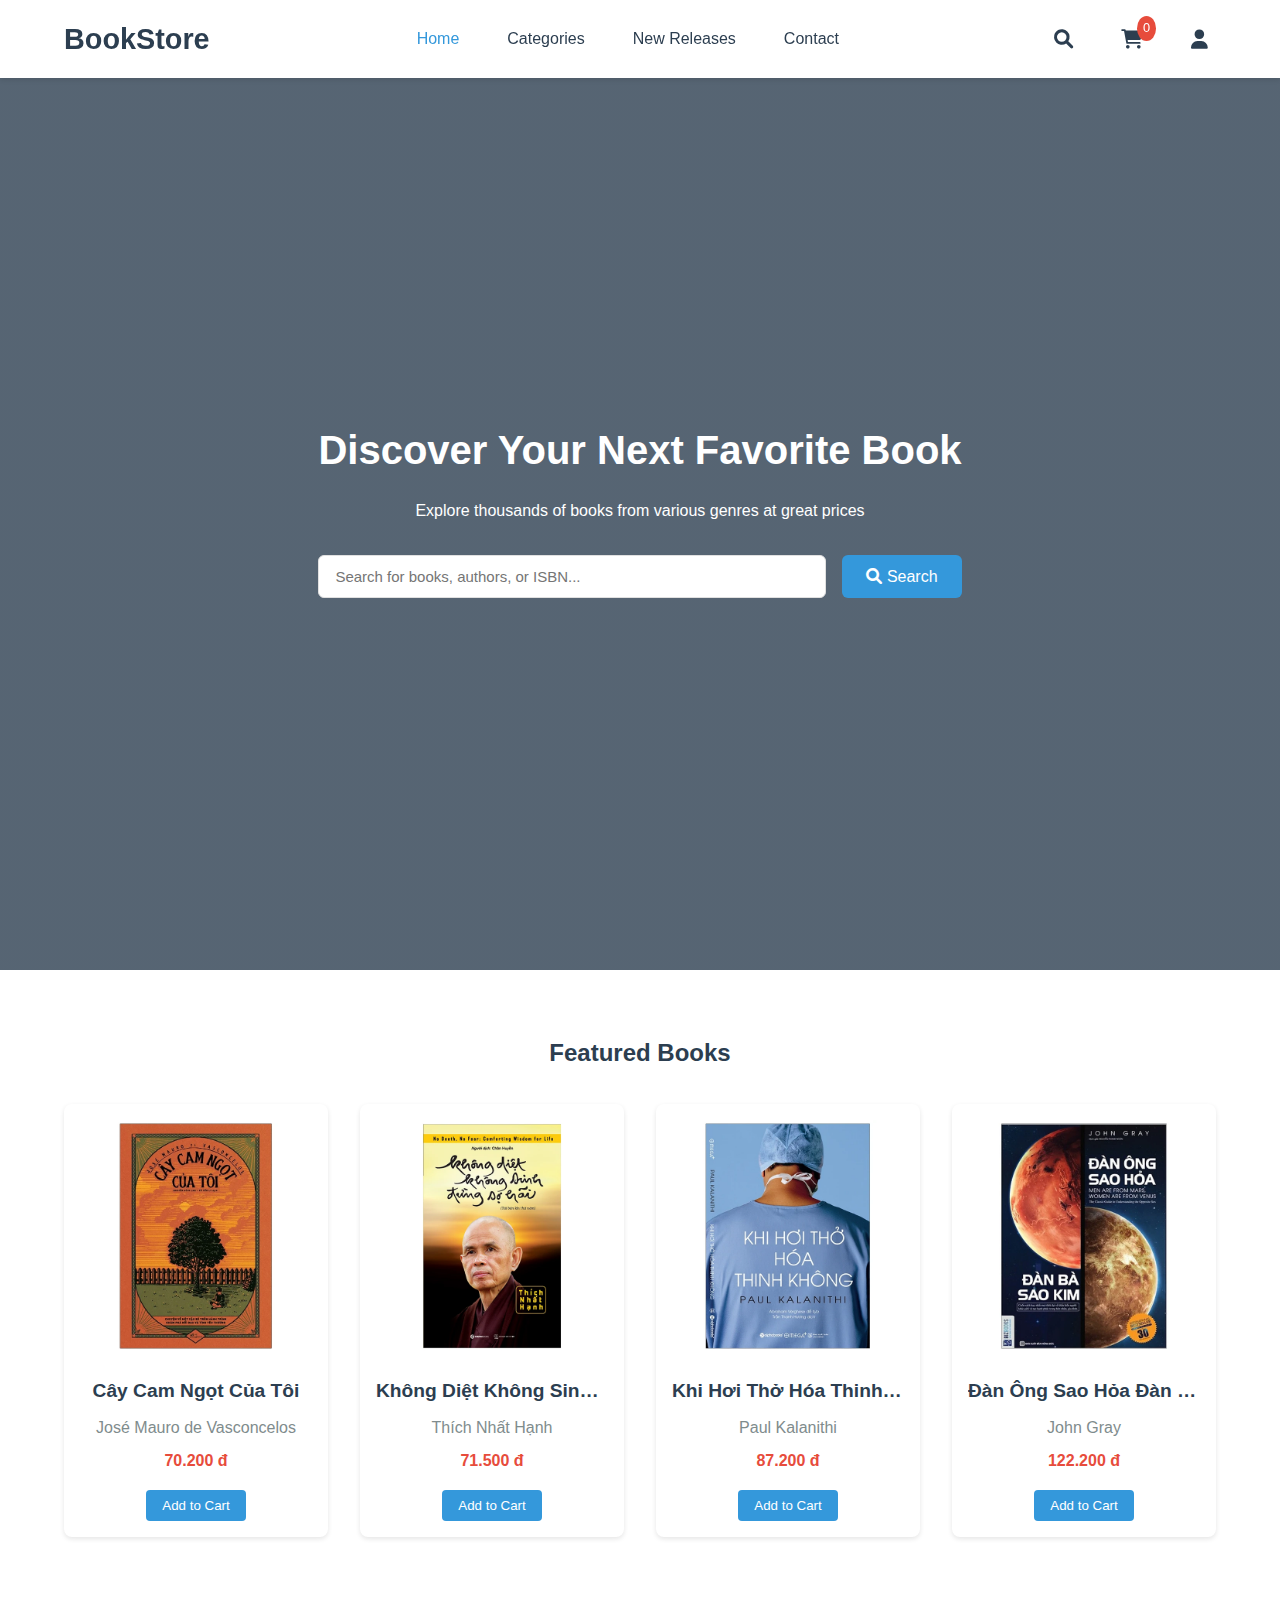
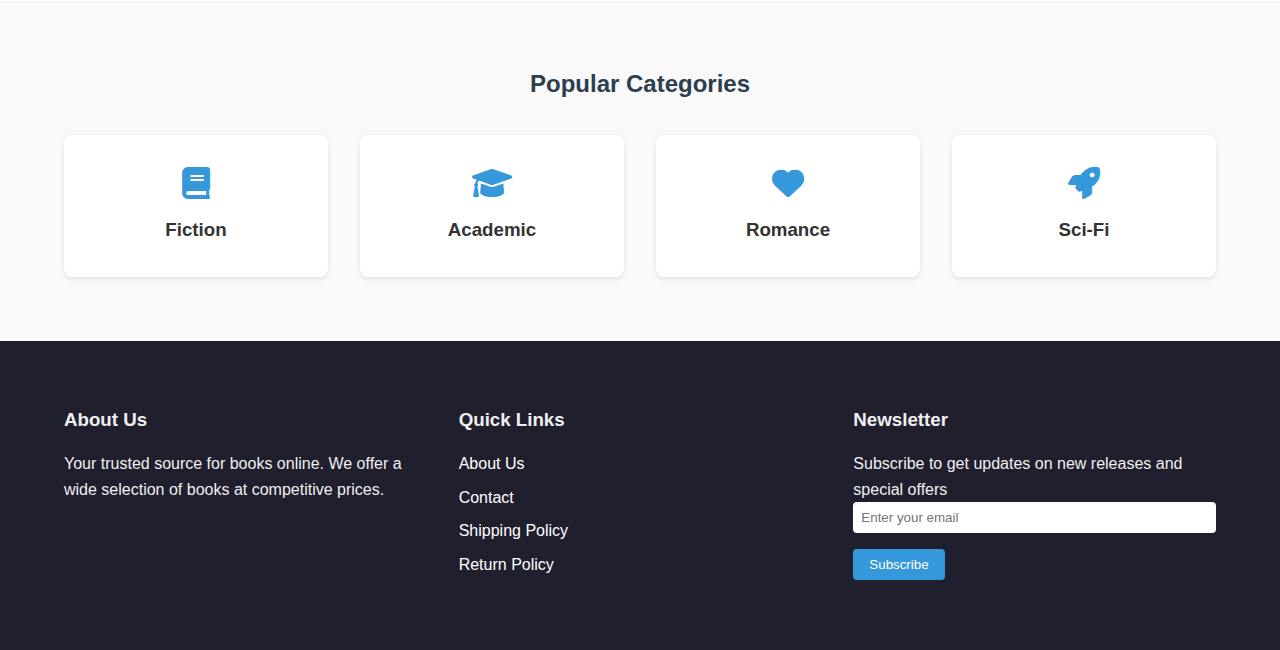
<file: index.html>
<!DOCTYPE html>
<html lang="en">
<head>
    <meta charset="UTF-8">
    <meta name="viewport" content="width=device-width, initial-scale=1.0">
    <title>BookStore - Your Online Book Shop</title>
    <link rel="stylesheet" href="styles.css">
    <link rel="stylesheet" href="https://cdnjs.cloudflare.com/ajax/libs/font-awesome/6.0.0/css/all.min.css">
</head>
<body>
    <header>
        <nav class="navbar">
            <div class="logo">
                <h1>BookStore</h1>
            </div>
            <div class="nav-links">
                <a href="./index.html" class="active">Home</a>
                <a href="./categories.html">Categories</a>
                <a href="./new-releases.html">New Releases</a>
                <a href="./contact.html">Contact</a>
            </div>
            <div class="nav-icons">
                <a href="#" class="search-icon"><i class="fas fa-search"></i></a>
                <div class="cart-wrapper">
                    <a href="#" class="cart-icon"><i class="fas fa-shopping-cart"></i><span class="cart-count">0</span></a>
                    <!-- Shopping Cart Dropdown -->
                    <div class="cart-dropdown">
                        <h3>Shopping Cart</h3>
                        <div id="cartItems" class="cart-items">
                            <!-- Cart items will be dynamically added here -->
                        </div>
                        <div class="cart-summary">
                            <div class="cart-total">
                                <span>Total:</span>
                                <span id="cartTotal">$0.00</span>
                            </div>
                            <button id="checkoutButton" class="submit-button">Proceed to Checkout</button>
                        </div>
                        <div id="emptyCartMessage" class="empty-cart-message">
                            <i class="fas fa-shopping-cart"></i>
                            <p>Your cart is empty</p>
                        </div>
                    </div>
                </div>
                <a href="#" class="user-icon"><i class="fas fa-user"></i></a>
            </div>
        </nav>
    </header>

    <main>
        <section class="hero">
            <div class="hero-content">
                <h2>Discover Your Next Favorite Book</h2>
                <p>Explore thousands of books from various genres at great prices</p>
                <div class="search-bar">
                    <input type="text" placeholder="Search for books, authors, or ISBN...">
                    <button><i class="fas fa-search"></i> Search</button>
                </div>
            </div>
        </section>

        <section class="featured-books">
            <h2>Featured Books</h2>
            <div class="book-grid">
                <div class="book-card">
                    <img src="./img/image_217480.webp" alt="Book Cover">
                    <h3>Cây Cam Ngọt Của Tôi</h3>
                    <p class="author">José Mauro de Vasconcelos</p>
                    <p class="price">70.200 đ</p>
                    <button class="add-to-cart">Add to Cart</button>
                </div>
                <div class="book-card">
                    <img src="./img/8935278607311.webp" alt="Book Cover">
                    <h3>Không Diệt Không Sinh Đừng Sợ Hãi</h3>
                    <p class="author">Thích Nhất Hạnh</p>
                    <p class="price">71.500 đ</p>
                    <button class="add-to-cart">Add to Cart</button>
                </div>
                <div class="book-card">
                    <img src="./img/image_195509_1_34396.webp" alt="Book Cover">
                    <h3>Khi Hơi Thở Hóa Thinh Không</h3>
                    <p class="author">Paul Kalanithi</p>
                    <p class="price">87.200 đ</p>
                    <button class="add-to-cart">Add to Cart</button>
                </div>
                <div class="book-card">
                    <img src="./img/image_183259.webp" alt="Book Cover">
                    <h3>Đàn Ông Sao Hỏa Đàn Bà Sao Kim</h3>
                    <p class="author">John Gray</p>
                    <p class="price">122.200 đ</p>
                    <button class="add-to-cart">Add to Cart</button>
                </div>
            </div>
        </section>

        <section class="categories">
            <h2>Popular Categories</h2>
            <div class="category-grid">
                <div class="category-card">
                    <i class="fas fa-book"></i>
                    <h3>Fiction</h3>
                </div>
                <div class="category-card">
                    <i class="fas fa-graduation-cap"></i>
                    <h3>Academic</h3>
                </div>
                <div class="category-card">
                    <i class="fas fa-heart"></i>
                    <h3>Romance</h3>
                </div>
                <div class="category-card">
                    <i class="fas fa-rocket"></i>
                    <h3>Sci-Fi</h3>
                </div>
            </div>
        </section>
    </main>

    <footer>
        <div class="footer-content">
            <div class="footer-section">
                <h3>About Us</h3>
                <p>Your trusted source for books online. We offer a wide selection of books at competitive prices.</p>
            </div>
            <div class="footer-section">
                <h3>Quick Links</h3>
                <ul>
                    <li><a href="#">About Us</a></li>
                    <li><a href="#">Contact</a></li>
                    <li><a href="#">Shipping Policy</a></li>
                    <li><a href="#">Return Policy</a></li>
                </ul>
            </div>
            <div class="footer-section">
                <h3>Newsletter</h3>
                <p>Subscribe to get updates on new releases and special offers</p>
                <div class="newsletter-form">
                    <input type="email" placeholder="Enter your email">
                    <button>Subscribe</button>
                </div>
            </div>
        </div>
    </footer>

    <!-- Login Modal -->
    <div class="modal" id="loginModal">
        <div class="modal-content">
            <span class="close-button">&times;</span>
            <h2>Login</h2>
            <form id="loginForm" class="auth-form">
                <div class="form-group">
                    <label for="loginEmail">Email</label>
                    <input type="email" id="loginEmail" name="email" required>
                </div>
                <div class="form-group">
                    <label for="loginPassword">Password</label>
                    <input type="password" id="loginPassword" name="password" required>
                </div>
                <button type="submit" class="submit-button">Login</button>
                <p class="form-footer">
                    Don't have an account? <a href="#" id="showRegister">Register here</a>
                </p>
            </form>
        </div>
    </div>

    <!-- Registration Modal -->
    <div class="modal" id="registerModal">
        <div class="modal-content">
            <span class="close-button">&times;</span>
            <h2>Create Account</h2>
            <form id="registerForm" class="auth-form">
                <div class="form-group">
                    <label for="registerName">Full Name</label>
                    <input type="text" id="registerName" name="name" required>
                </div>
                <div class="form-group">
                    <label for="registerEmail">Email</label>
                    <input type="email" id="registerEmail" name="email" required>
                </div>
                <div class="form-group">
                    <label for="registerPassword">Password</label>
                    <input type="password" id="registerPassword" name="password" required>
                </div>
                <div class="form-group">
                    <label for="confirmPassword">Confirm Password</label>
                    <input type="password" id="confirmPassword" name="confirmPassword" required>
                </div>
                <button type="submit" class="submit-button">Register</button>
                <p class="form-footer">
                    Already have an account? <a href="#" id="showLogin">Login here</a>
                </p>
            </form>
        </div>
    </div>

    <script src="script.js"></script>
</body>
</html>
</file>
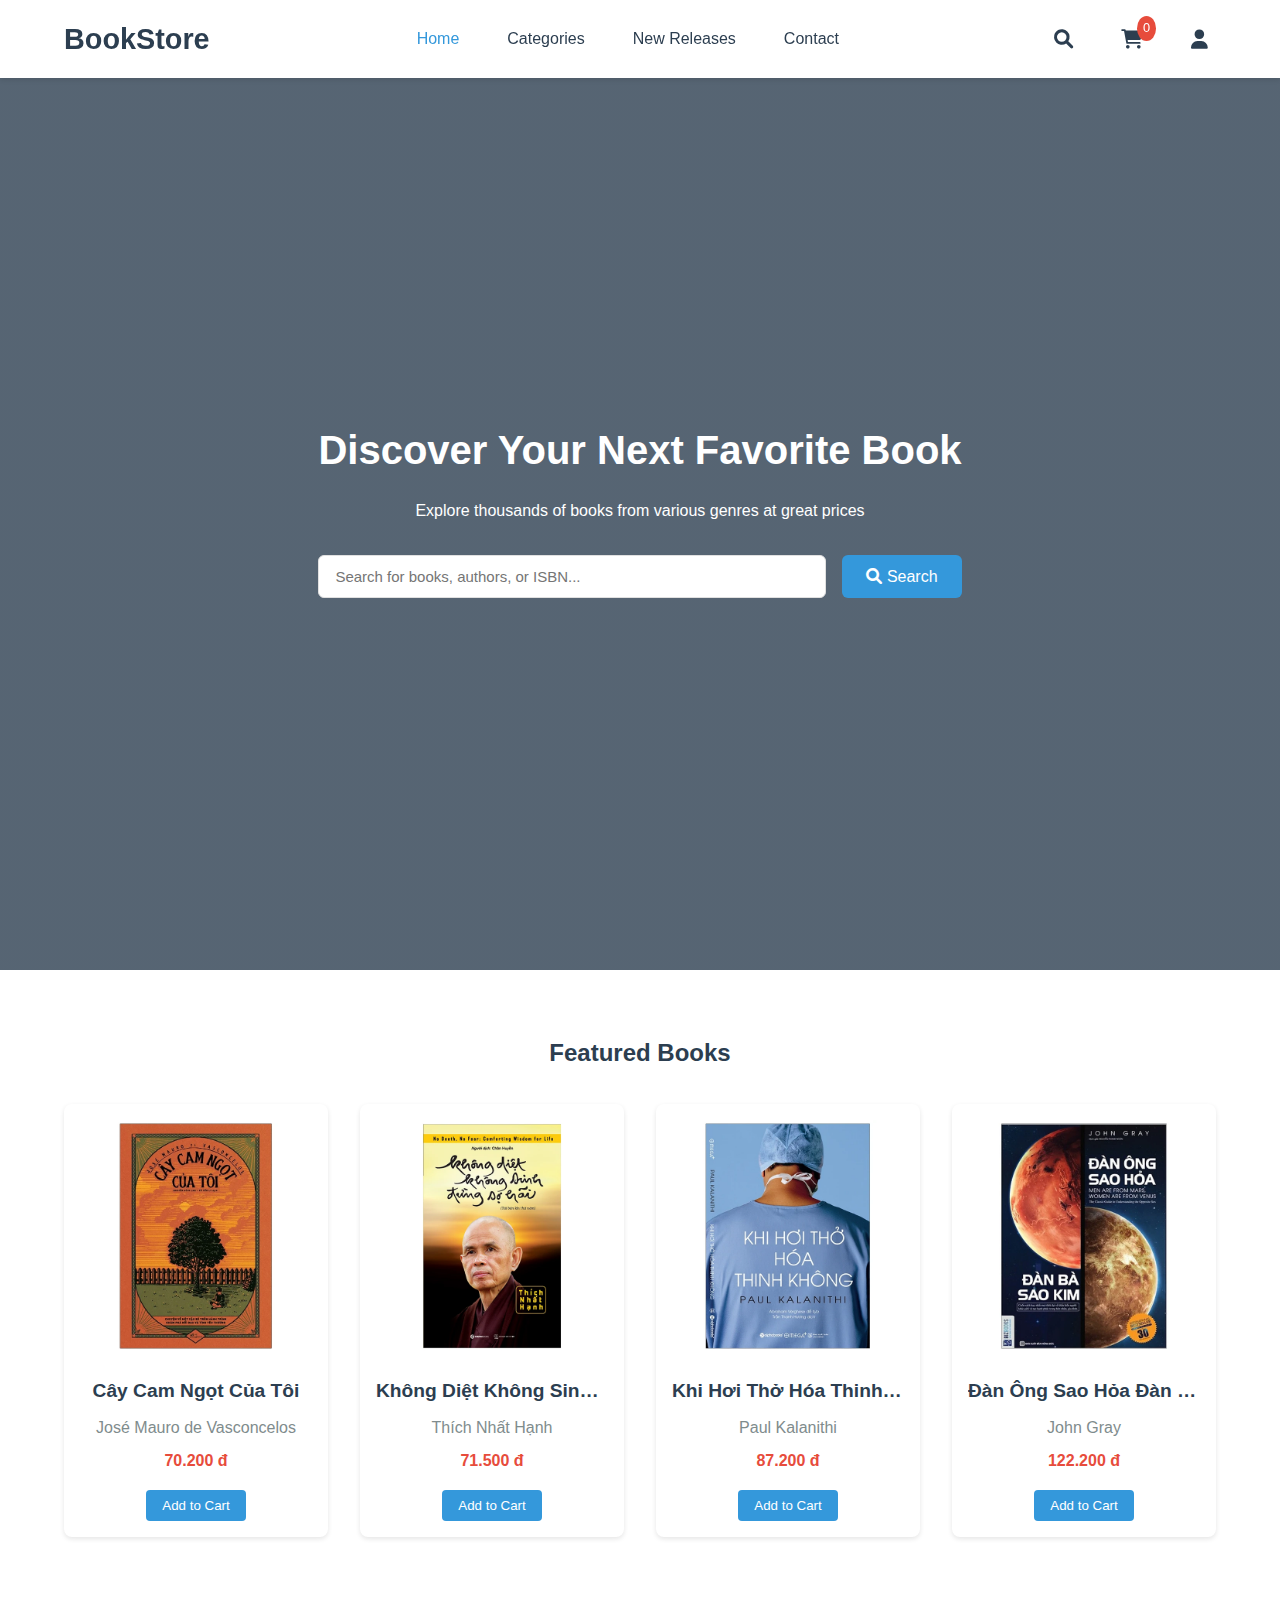
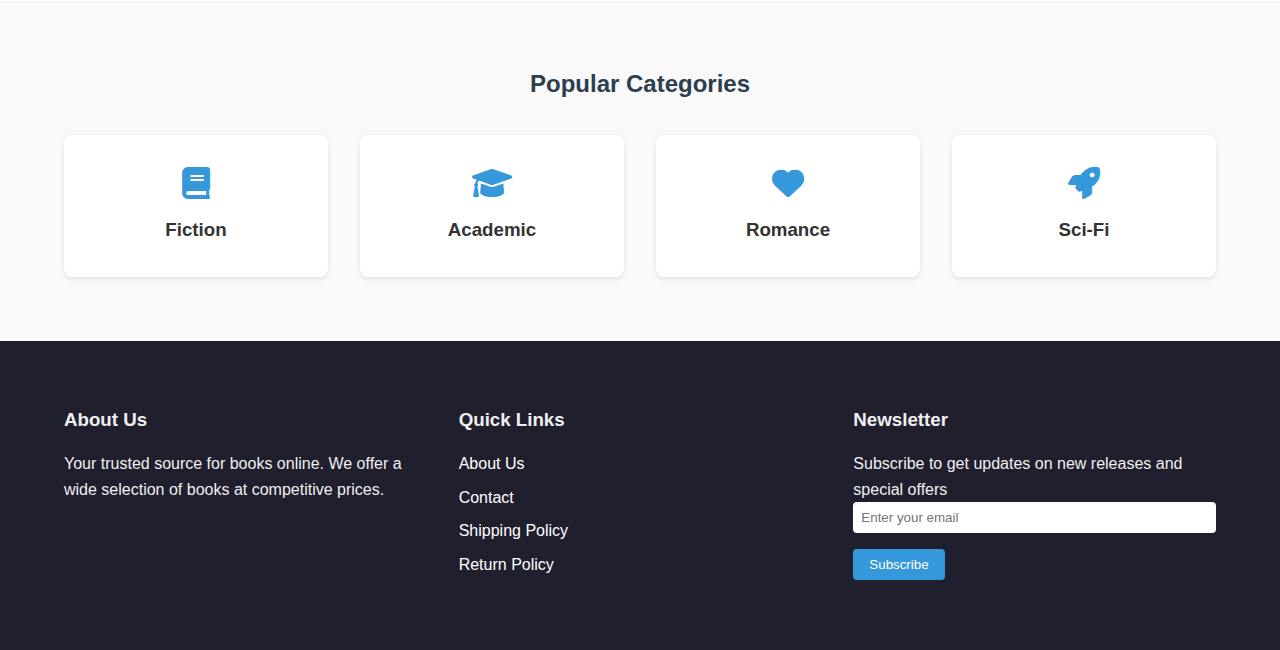
<file: admin-dashboard.html>
<!DOCTYPE html>
<html lang="en">
<head>
    <meta charset="UTF-8">
    <meta name="viewport" content="width=device-width, initial-scale=1.0">
    <title>Admin Dashboard - BookStore</title>
    <link rel="stylesheet" href="styles.css">
    <link rel="stylesheet" href="https://cdnjs.cloudflare.com/ajax/libs/font-awesome/6.0.0/css/all.min.css">
</head>
<body class="admin-dashboard">
    <!-- Top Navigation -->
    <nav class="admin-navbar">
        <div class="nav-left">
            <button id="menuToggle" class="menu-toggle" aria-label="Toggle Menu">
                <i class="fas fa-bars"></i>
            </button>
            <div class="logo">
                <i class="fas fa-book-reader"></i>
                <h1>Dashboard</h1>
            </div>
        </div>
        <div class="nav-right">
            <div class="admin-profile">
                <img src="https://ui-avatars.com/api/?name=Admin&background=0D8ABC&color=fff" alt="Admin Profile" class="admin-avatar">
                <span id="adminEmail">admin@bookstore.com</span>
                <button onclick="logout()" class="logout-btn" aria-label="Logout">
                    <i class="fas fa-sign-out-alt"></i>
                    <span class="logout-text">Logout</span>
                </button>
            </div>
        </div>
    </nav>

    <div class="dashboard-wrapper">
        <!-- Sidebar -->
        <aside class="admin-sidebar">
            <nav class="sidebar-nav">
                <div class="sidebar-header">Main</div>
                <div class="sidebar-item active" data-section="dashboard-overview">
                    <i class="fas fa-home"></i>
                    <span>Overview</span>
                </div>

                <div class="sidebar-header">Catalog</div>
                <div class="sidebar-item" data-section="add-product">
                    <i class="fas fa-plus-circle"></i>
                    <span>Add Product</span>
                </div>
                <div class="sidebar-item" data-section="manage-inventory">
                    <i class="fas fa-boxes"></i>
                    <span>Inventory</span>
                    <span class="badge">12</span>
                </div>

                <div class="sidebar-divider"></div>

                <div class="sidebar-header">Sales</div>
                <div class="sidebar-item" data-section="manage-orders">
                    <i class="fas fa-shopping-cart"></i>
                    <span>Orders</span>
                    <span class="badge">5</span>
                </div>
                <div class="sidebar-item" data-section="manage-customers">
                    <i class="fas fa-users"></i>
                    <span>Customers</span>
                </div>
                <div class="sidebar-item" data-section="manage-finances">
                    <i class="fas fa-chart-line"></i>
                    <span>Finances</span>
                </div>

                <div class="sidebar-divider"></div>

                <div class="sidebar-header">Settings</div>
                <div class="sidebar-item" data-section="manage-settings">
                    <i class="fas fa-cog"></i>
                    <span>Settings</span>
                </div>
                <div class="sidebar-item" data-section="help-support">
                    <i class="fas fa-question-circle"></i>
                    <span>Help & Support</span>
                </div>
            </nav>
        </aside>

        <!-- Main Content -->
        <main class="admin-main">
            <!-- Overview Section -->
            <div class="dashboard-section active" id="dashboard-overview">
                <div class="section-header">
                    <h2>Dashboard Overview</h2>
                    <div class="date-filter">
                        <select id="timeRange">
                            <option value="today">Today</option>
                            <option value="week">This Week</option>
                            <option value="month" selected>This Month</option>
                            <option value="year">This Year</option>
                        </select>
                    </div>
                </div>

                <div class="stats-grid">
                    <div class="stat-card">
                        <div class="stat-icon" style="background-color: #4CAF50;">
                            <i class="fas fa-dollar-sign"></i>
                        </div>
                        <div class="stat-info">
                            <h3>Total Revenue</h3>
                            <p class="stat-value">$15,890</p>
                            <p class="stat-change positive">+12.5% <span>vs last month</span></p>
                        </div>
                    </div>
                    <div class="stat-card">
                        <div class="stat-icon" style="background-color: #2196F3;">
                            <i class="fas fa-shopping-bag"></i>
                        </div>
                        <div class="stat-info">
                            <h3>Total Orders</h3>
                            <p class="stat-value">234</p>
                            <p class="stat-change positive">+8.3% <span>vs last month</span></p>
                        </div>
                    </div>
                    <div class="stat-card">
                        <div class="stat-icon" style="background-color: #FF9800;">
                            <i class="fas fa-users"></i>
                        </div>
                        <div class="stat-info">
                            <h3>New Customers</h3>
                            <p class="stat-value">45</p>
                            <p class="stat-change positive">+15.7% <span>vs last month</span></p>
                        </div>
                    </div>
                    <div class="stat-card">
                        <div class="stat-icon" style="background-color: #9C27B0;">
                            <i class="fas fa-book"></i>
                        </div>
                        <div class="stat-info">
                            <h3>Total Products</h3>
                            <p class="stat-value">1,289</p>
                            <p class="stat-change positive">+3.2% <span>vs last month</span></p>
                        </div>
                    </div>
                </div>

                <div class="charts-grid">
                    <div class="chart-card">
                        <h3>Revenue Trend</h3>
                        <canvas id="revenueChart"></canvas>
                    </div>
                    <div class="chart-card">
                        <h3>Top Selling Books</h3>
                        <canvas id="topBooksChart"></canvas>
                    </div>
                </div>

                <div class="recent-activity">
                    <h3>Recent Activity</h3>
                    <div class="activity-list">
                        <div class="activity-item">
                            <div class="activity-icon order">
                                <i class="fas fa-shopping-cart"></i>
                            </div>
                            <div class="activity-details">
                                <p>New order #12345 from John Doe</p>
                                <span>2 minutes ago</span>
                            </div>
                        </div>
                        <div class="activity-item">
                            <div class="activity-icon user">
                                <i class="fas fa-user"></i>
                            </div>
                            <div class="activity-details">
                                <p>New customer registration: Sarah Smith</p>
                                <span>15 minutes ago</span>
                            </div>
                        </div>
                        <div class="activity-item">
                            <div class="activity-icon inventory">
                                <i class="fas fa-box"></i>
                            </div>
                            <div class="activity-details">
                                <p>Low stock alert: "The Great Gatsby"</p>
                                <span>1 hour ago</span>
                            </div>
                        </div>
                    </div>
                </div>
            </div>

            <!-- Add Product Section -->
            <div class="dashboard-section" id="add-product">
                <h2>Add New Product</h2>
                <form id="addProductForm" class="admin-form">
                    <div class="form-group">
                        <label for="bookTitle">Book Title</label>
                        <input type="text" id="bookTitle" required>
                    </div>
                    <div class="form-group">
                        <label for="bookAuthor">Author</label>
                        <input type="text" id="bookAuthor" required>
                    </div>
                    <div class="form-group">
                        <label for="bookPrice">Price</label>
                        <input type="number" id="bookPrice" step="0.01" required>
                    </div>
                    <div class="form-group">
                        <label for="bookCategory">Category</label>
                        <select id="bookCategory" required>
                            <option value="">Select Category</option>
                            <option value="fiction">Fiction</option>
                            <option value="non-fiction">Non-Fiction</option>
                            <option value="science">Science</option>
                            <option value="technology">Technology</option>
                        </select>
                    </div>
                    <div class="form-group">
                        <label for="bookImage">Book Cover Image</label>
                        <input type="file" id="bookImage" accept="image/*" required>
                    </div>
                    <div class="form-group">
                        <label for="bookDescription">Description</label>
                        <textarea id="bookDescription" rows="4" required></textarea>
                    </div>
                    <button type="submit" class="submit-button">Add Book</button>
                </form>
            </div>

            <!-- Manage Customers Section -->
            <div class="dashboard-section" id="manage-customers">
                <div class="section-header">
                    <h2>Manage Customers</h2>
                    <div class="search-bar">
                        <input type="text" placeholder="Search customers by name, email, or ID...">
                        <button><i class="fas fa-search"></i> Search</button>
                    </div>
                </div>
                <table class="admin-table">
                    <thead>
                        <tr>
                            <th>ID</th>
                            <th>Name</th>
                            <th>Email</th>
                            <th>Orders</th>
                            <th>Last Order</th>
                            <th>Status</th>
                            <th>Actions</th>
                        </tr>
                    </thead>
                    <tbody>
                        <tr>
                            <td>#CUS001</td>
                            <td>John Doe</td>
                            <td>john@example.com</td>
                            <td>5</td>
                            <td>2024-03-20</td>
                            <td><span class="status completed">Active</span></td>
                            <td>
                                <button class="action-btn view-btn" title="View Details"><i class="fas fa-eye"></i></button>
                                <button class="action-btn edit-btn" title="Edit Customer"><i class="fas fa-edit"></i></button>
                                <button class="action-btn delete-btn" title="Delete Customer"><i class="fas fa-trash"></i></button>
                            </td>
                        </tr>
                        <!-- Add more customer rows as needed -->
                    </tbody>
                </table>
            </div>

            <!-- Manage Orders Section -->
            <div class="dashboard-section" id="manage-orders">
                <div class="section-header">
                    <h2>Manage Orders</h2>
                    <div class="search-bar">
                        <input type="text" placeholder="Search orders by ID, customer, or status...">
                        <button><i class="fas fa-search"></i> Search</button>
                    </div>
                </div>
                <table class="admin-table">
                    <thead>
                        <tr>
                            <th>Order ID</th>
                            <th>Customer</th>
                            <th>Date</th>
                            <th>Items</th>
                            <th>Total</th>
                            <th>Status</th>
                            <th>Actions</th>
                        </tr>
                    </thead>
                    <tbody>
                        <tr>
                            <td>#ORD001</td>
                            <td>John Doe</td>
                            <td>2024-03-20</td>
                            <td>3</td>
                            <td>$99.99</td>
                            <td><span class="status pending">Pending</span></td>
                            <td>
                                <button class="action-btn view-btn" title="View Order"><i class="fas fa-eye"></i></button>
                                <button class="action-btn edit-btn" title="Update Status"><i class="fas fa-edit"></i></button>
                            </td>
                        </tr>
                        <!-- Add more order rows as needed -->
                    </tbody>
                </table>
            </div>

            <!-- Manage Inventory Section -->
            <div class="dashboard-section" id="manage-inventory">
                <div class="section-header">
                    <h2>Manage Inventory</h2>
                    <div class="search-bar">
                        <input type="text" placeholder="Search books by title, author, or ID...">
                        <button><i class="fas fa-search"></i> Search</button>
                    </div>
                </div>
                <table class="admin-table">
                    <thead>
                        <tr>
                            <th>Book ID</th>
                            <th>Title</th>
                            <th>Author</th>
                            <th>Category</th>
                            <th>In Stock</th>
                            <th>Status</th>
                            <th>Actions</th>
                        </tr>
                    </thead>
                    <tbody>
                        <tr>
                            <td>BK001</td>
                            <td>The Great Book</td>
                            <td>Jane Smith</td>
                            <td>Fiction</td>
                            <td>45</td>
                            <td><span class="stock-status in-stock">In Stock</span></td>
                            <td>
                                <button class="action-btn view-btn" title="View Details"><i class="fas fa-eye"></i></button>
                                <button class="action-btn edit-btn" title="Edit Book"><i class="fas fa-edit"></i></button>
                                <button class="action-btn restock-btn" title="Restock"><i class="fas fa-plus"></i></button>
                            </td>
                        </tr>
                        <!-- Add more inventory rows as needed -->
                    </tbody>
                </table>
            </div>

            <!-- Manage Finances Section -->
            <div class="dashboard-section" id="manage-finances">
                <div class="section-header">
                    <h2>Financial Overview</h2>
                    <div class="date-filter">
                        <select id="financeTimeRange">
                            <option value="today">Today</option>
                            <option value="week">This Week</option>
                            <option value="month" selected>This Month</option>
                            <option value="year">This Year</option>
                        </select>
                    </div>
                </div>

                <div class="finance-header-cards">
                    <div class="finance-card">
                        <h3><i class="fas fa-dollar-sign"></i> Total Revenue</h3>
                        <p class="amount">
                            $15,890
                            <span class="trend up">+12.5%</span>
                        </p>
                        <p class="period">vs. previous period</p>
                    </div>
                    <div class="finance-card">
                        <h3><i class="fas fa-chart-line"></i> Average Order Value</h3>
                        <p class="amount">
                            $67.90
                            <span class="trend up">+5.2%</span>
                        </p>
                        <p class="period">vs. previous period</p>
                    </div>
                    <div class="finance-card">
                        <h3><i class="fas fa-shopping-cart"></i> Total Orders</h3>
                        <p class="amount">
                            234
                            <span class="trend up">+8.3%</span>
                        </p>
                        <p class="period">vs. previous period</p>
                    </div>
                    <div class="finance-card">
                        <h3><i class="fas fa-undo"></i> Refunds</h3>
                        <p class="amount">
                            $290
                            <span class="trend down">+2.1%</span>
                        </p>
                        <p class="period">vs. previous period</p>
                    </div>
                </div>

                <div class="finance-grid">
                    <div class="revenue-chart-container">
                        <div class="revenue-chart-header">
                            <h3>Revenue & Orders Trend</h3>
                            <div class="chart-legend">
                                <div class="legend-item">
                                    <div class="legend-color" style="background: #3498db;"></div>
                                    <span>Revenue</span>
                                </div>
                                <div class="legend-item">
                                    <div class="legend-color" style="background: #2ecc71;"></div>
                                    <span>Orders</span>
                                </div>
                            </div>
                        </div>
                        <canvas id="revenueChart"></canvas>
                    </div>

                    <div class="top-products">
                        <h3>Top Selling Books</h3>
                        <div class="product-list">
                            <div class="product-item">
                                <div class="product-rank">1</div>
                                <div class="product-info">
                                    <div class="product-name">The Great Gatsby</div>
                                    <div class="product-sales">89 sales</div>
                                </div>
                                <div class="product-revenue">$1,780</div>
                            </div>
                            <div class="product-item">
                                <div class="product-rank">2</div>
                                <div class="product-info">
                                    <div class="product-name">To Kill a Mockingbird</div>
                                    <div class="product-sales">76 sales</div>
                                </div>
                                <div class="product-revenue">$1,520</div>
                            </div>
                            <div class="product-item">
                                <div class="product-rank">3</div>
                                <div class="product-info">
                                    <div class="product-name">1984</div>
                                    <div class="product-sales">67 sales</div>
                                </div>
                                <div class="product-revenue">$1,340</div>
                            </div>
                            <div class="product-item">
                                <div class="product-rank">4</div>
                                <div class="product-info">
                                    <div class="product-name">Pride and Prejudice</div>
                                    <div class="product-sales">58 sales</div>
                                </div>
                                <div class="product-revenue">$1,160</div>
                            </div>
                            <div class="product-item">
                                <div class="product-rank">5</div>
                                <div class="product-info">
                                    <div class="product-name">The Catcher in the Rye</div>
                                    <div class="product-sales">52 sales</div>
                                </div>
                                <div class="product-revenue">$1,040</div>
                            </div>
                        </div>
                    </div>
                </div>

                <div class="transactions-table">
                    <div class="transactions-header">
                        <h3>Recent Transactions</h3>
                        <div class="transaction-filters">
                            <select class="filter-select">
                                <option value="all">All Transactions</option>
                                <option value="sales">Sales</option>
                                <option value="refunds">Refunds</option>
                            </select>
                            <select class="filter-select">
                                <option value="recent">Most Recent</option>
                                <option value="highest">Highest Amount</option>
                                <option value="lowest">Lowest Amount</option>
                            </select>
                        </div>
                    </div>
                    <table class="admin-table">
                        <thead>
                            <tr>
                                <th>Transaction ID</th>
                                <th>Date</th>
                                <th>Customer</th>
                                <th>Type</th>
                                <th>Items</th>
                                <th>Amount</th>
                                <th>Status</th>
                            </tr>
                        </thead>
                        <tbody>
                            <tr>
                                <td>#TRX001</td>
                                <td>2024-03-20 14:30</td>
                                <td>John Doe</td>
                                <td><span class="transaction-type sale">Sale</span></td>
                                <td>3</td>
                                <td>$89.97</td>
                                <td><span class="status completed">Completed</span></td>
                            </tr>
                            <tr>
                                <td>#TRX002</td>
                                <td>2024-03-20 13:45</td>
                                <td>Sarah Smith</td>
                                <td><span class="transaction-type refund">Refund</span></td>
                                <td>1</td>
                                <td>$29.99</td>
                                <td><span class="status completed">Processed</span></td>
                            </tr>
                            <tr>
                                <td>#TRX003</td>
                                <td>2024-03-20 12:15</td>
                                <td>Mike Johnson</td>
                                <td><span class="transaction-type sale">Sale</span></td>
                                <td>2</td>
                                <td>$59.98</td>
                                <td><span class="status pending">Pending</span></td>
                            </tr>
                        </tbody>
                    </table>
                </div>
            </div>
        </main>
    </div>

    <script src="admin-dashboard.js"></script>
</body>
</html>
</file>
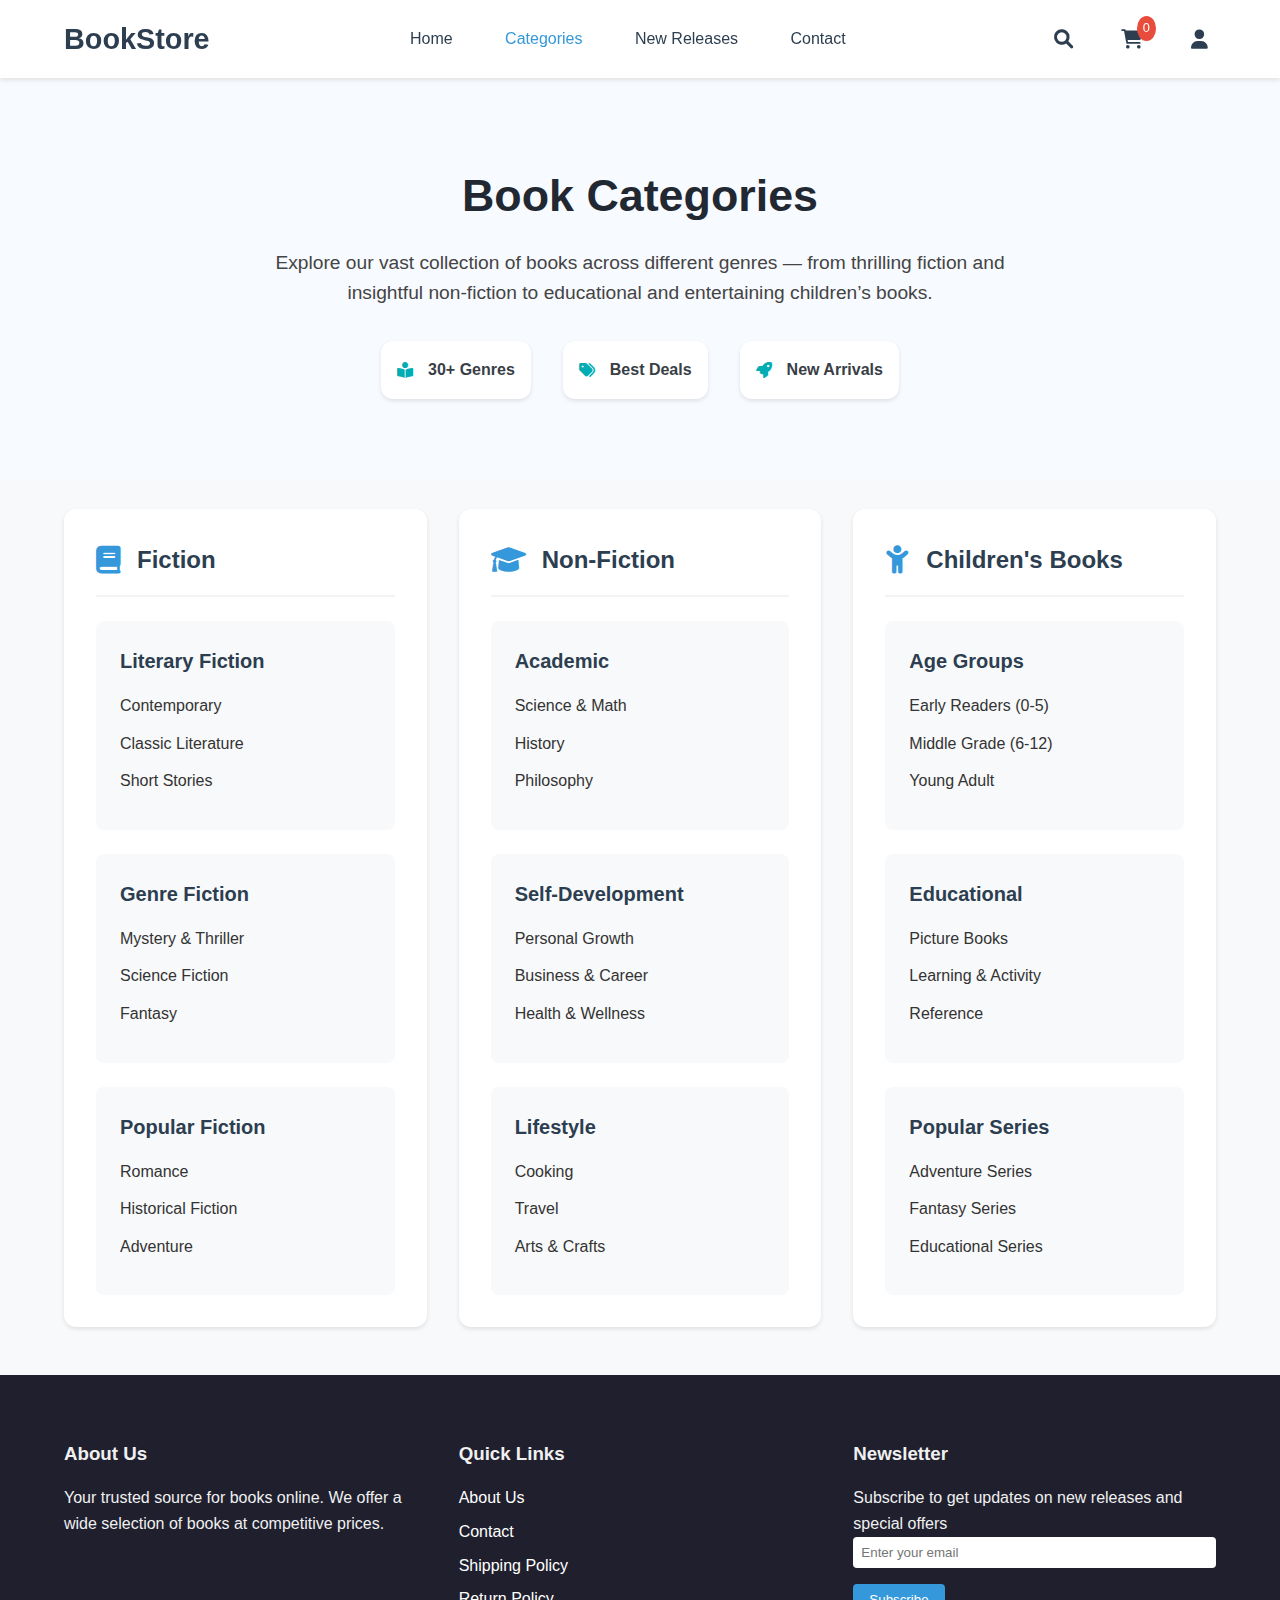
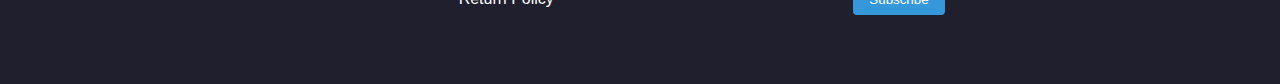
<file: categories.html>
<!DOCTYPE html>
<html lang="en">
<head>
    <meta charset="UTF-8">
    <meta name="viewport" content="width=device-width, initial-scale=1.0">
    <title>Categories - BookStore</title>
    <link rel="stylesheet" href="styles.css">
    <link rel="stylesheet" href="https://cdnjs.cloudflare.com/ajax/libs/font-awesome/6.0.0/css/all.min.css">
</head>
<body>
    <header>
        <nav class="navbar">
            <div class="logo">
                <h1>BookStore</h1>
            </div>
            <div class="nav-links">
                <a href="./index.html">Home</a>
                <a href="./categories.html" class="active">Categories</a>
                <a href="./new-releases.html">New Releases</a>
                <a href="./contact.html">Contact</a>
            </div>
            <div class="nav-icons">
                <a href="#" class="search-icon"><i class="fas fa-search"></i></a>
                <a href="#" class="cart-icon"><i class="fas fa-shopping-cart"></i><span class="cart-count">0</span></a>
                <a href="#" class="user-icon"><i class="fas fa-user"></i></a>
            </div>
        </nav>
    </header>

    <main class="categories-page">
        <section class="category-header">
            <h1>Book Categories</h1>
            <p>Explore our vast collection of books across different genres — from thrilling fiction and insightful non-fiction to educational and entertaining children’s books.</p>
            <div class="category-highlights">
                <div class="highlight-box">
                    <i class="fas fa-book-reader"></i>
                    <h3>30+ Genres</h3>
                </div>
                <div class="highlight-box">
                    <i class="fas fa-tags"></i>
                    <h3>Best Deals</h3>
                </div>
                <div class="highlight-box">
                    <i class="fas fa-rocket"></i>
                    <h3>New Arrivals</h3>
                </div>
            </div>
        </section>
        

        <section class="category-list">
            <div class="category-section">
                <h2><i class="fas fa-book"></i> Fiction</h2>
                <div class="subcategories">
                    <div class="subcategory-card">
                        <h3>Literary Fiction</h3>
                        <ul>
                            <li>Contemporary</li>
                            <li>Classic Literature</li>
                            <li>Short Stories</li>
                        </ul>
                    </div>
                    <div class="subcategory-card">
                        <h3>Genre Fiction</h3>
                        <ul>
                            <li>Mystery & Thriller</li>
                            <li>Science Fiction</li>
                            <li>Fantasy</li>
                        </ul>
                    </div>
                    <div class="subcategory-card">
                        <h3>Popular Fiction</h3>
                        <ul>
                            <li>Romance</li>
                            <li>Historical Fiction</li>
                            <li>Adventure</li>
                        </ul>
                    </div>
                </div>
            </div>

            <div class="category-section">
                <h2><i class="fas fa-graduation-cap"></i> Non-Fiction</h2>
                <div class="subcategories">
                    <div class="subcategory-card">
                        <h3>Academic</h3>
                        <ul>
                            <li>Science & Math</li>
                            <li>History</li>
                            <li>Philosophy</li>
                        </ul>
                    </div>
                    <div class="subcategory-card">
                        <h3>Self-Development</h3>
                        <ul>
                            <li>Personal Growth</li>
                            <li>Business & Career</li>
                            <li>Health & Wellness</li>
                        </ul>
                    </div>
                    <div class="subcategory-card">
                        <h3>Lifestyle</h3>
                        <ul>
                            <li>Cooking</li>
                            <li>Travel</li>
                            <li>Arts & Crafts</li>
                        </ul>
                    </div>
                </div>
            </div>

            <div class="category-section">
                <h2><i class="fas fa-child"></i> Children's Books</h2>
                <div class="subcategories">
                    <div class="subcategory-card">
                        <h3>Age Groups</h3>
                        <ul>
                            <li>Early Readers (0-5)</li>
                            <li>Middle Grade (6-12)</li>
                            <li>Young Adult</li>
                        </ul>
                    </div>
                    <div class="subcategory-card">
                        <h3>Educational</h3>
                        <ul>
                            <li>Picture Books</li>
                            <li>Learning & Activity</li>
                            <li>Reference</li>
                        </ul>
                    </div>
                    <div class="subcategory-card">
                        <h3>Popular Series</h3>
                        <ul>
                            <li>Adventure Series</li>
                            <li>Fantasy Series</li>
                            <li>Educational Series</li>
                        </ul>
                    </div>
                </div>
            </div>
        </section>
    </main>

    <footer>
        <div class="footer-content">
            <div class="footer-section">
                <h3>About Us</h3>
                <p>Your trusted source for books online. We offer a wide selection of books at competitive prices.</p>
            </div>
            <div class="footer-section">
                <h3>Quick Links</h3>
                <ul>
                    <li><a href="#">About Us</a></li>
                    <li><a href="#">Contact</a></li>
                    <li><a href="#">Shipping Policy</a></li>
                    <li><a href="#">Return Policy</a></li>
                </ul>
            </div>
            <div class="footer-section">
                <h3>Newsletter</h3>
                <p>Subscribe to get updates on new releases and special offers</p>
                <div class="newsletter-form">
                    <input type="email" placeholder="Enter your email">
                    <button>Subscribe</button>
                </div>
            </div>
        </div>
    </footer>

    <!-- Login Modal -->
    <div class="modal" id="loginModal">
        <div class="modal-content">
            <span class="close-button">&times;</span>
            <h2>Login</h2>
            <form id="loginForm" class="auth-form">
                <div class="form-group">
                    <label for="loginEmail">Email</label>
                    <input type="email" id="loginEmail" name="email" required>
                </div>
                <div class="form-group">
                    <label for="loginPassword">Password</label>
                    <input type="password" id="loginPassword" name="password" required>
                </div>
                <button type="submit" class="submit-button">Login</button>
                <p class="form-footer">
                    Don't have an account? <a href="#" id="showRegister">Register here</a>
                </p>
            </form>
        </div>
    </div>

    <!-- Registration Modal -->
    <div class="modal" id="registerModal">
        <div class="modal-content">
            <span class="close-button">&times;</span>
            <h2>Create Account</h2>
            <form id="registerForm" class="auth-form">
                <div class="form-group">
                    <label for="registerName">Full Name</label>
                    <input type="text" id="registerName" name="name" required>
                </div>
                <div class="form-group">
                    <label for="registerEmail">Email</label>
                    <input type="email" id="registerEmail" name="email" required>
                </div>
                <div class="form-group">
                    <label for="registerPassword">Password</label>
                    <input type="password" id="registerPassword" name="password" required>
                </div>
                <div class="form-group">
                    <label for="confirmPassword">Confirm Password</label>
                    <input type="password" id="confirmPassword" name="confirmPassword" required>
                </div>
                <button type="submit" class="submit-button">Register</button>
                <p class="form-footer">
                    Already have an account? <a href="#" id="showLogin">Login here</a>
                </p>
            </form>
        </div>
    </div>

    <script src="script.js"></script>
</body>
</html>
</file>
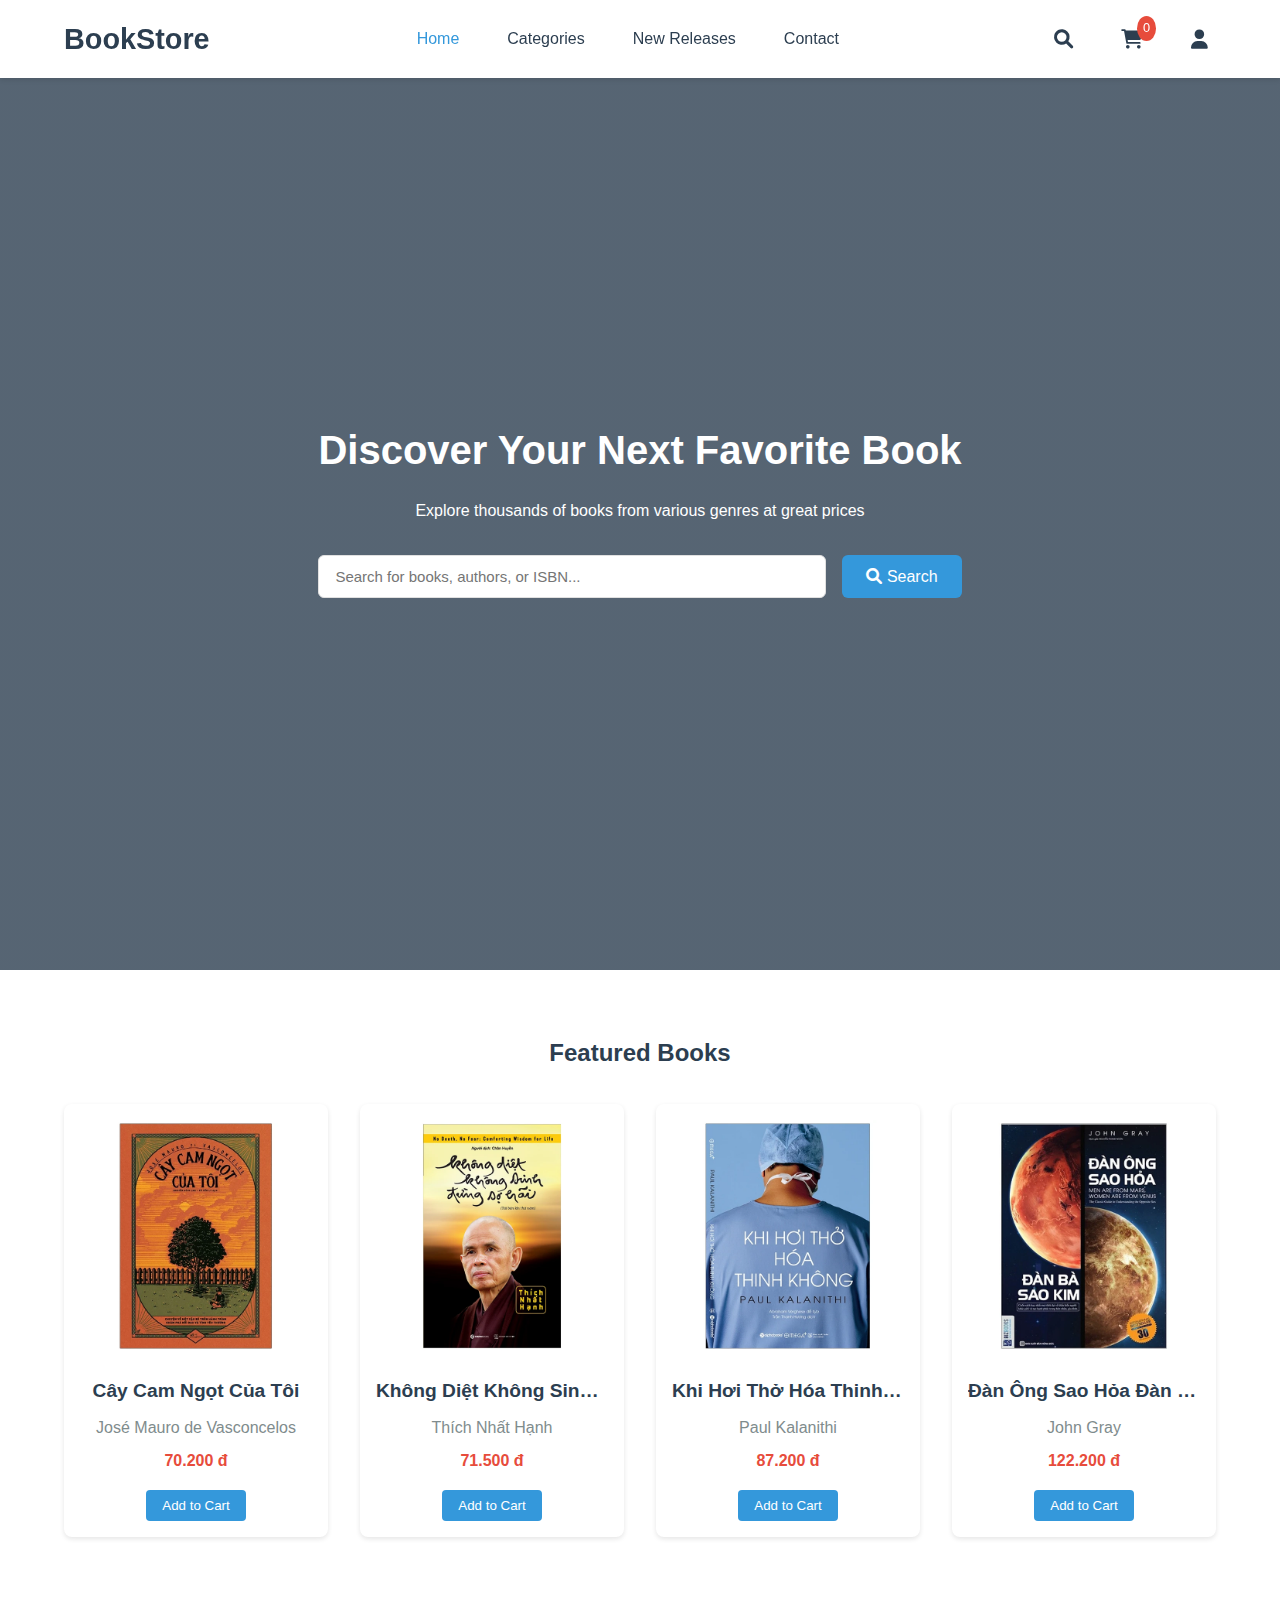
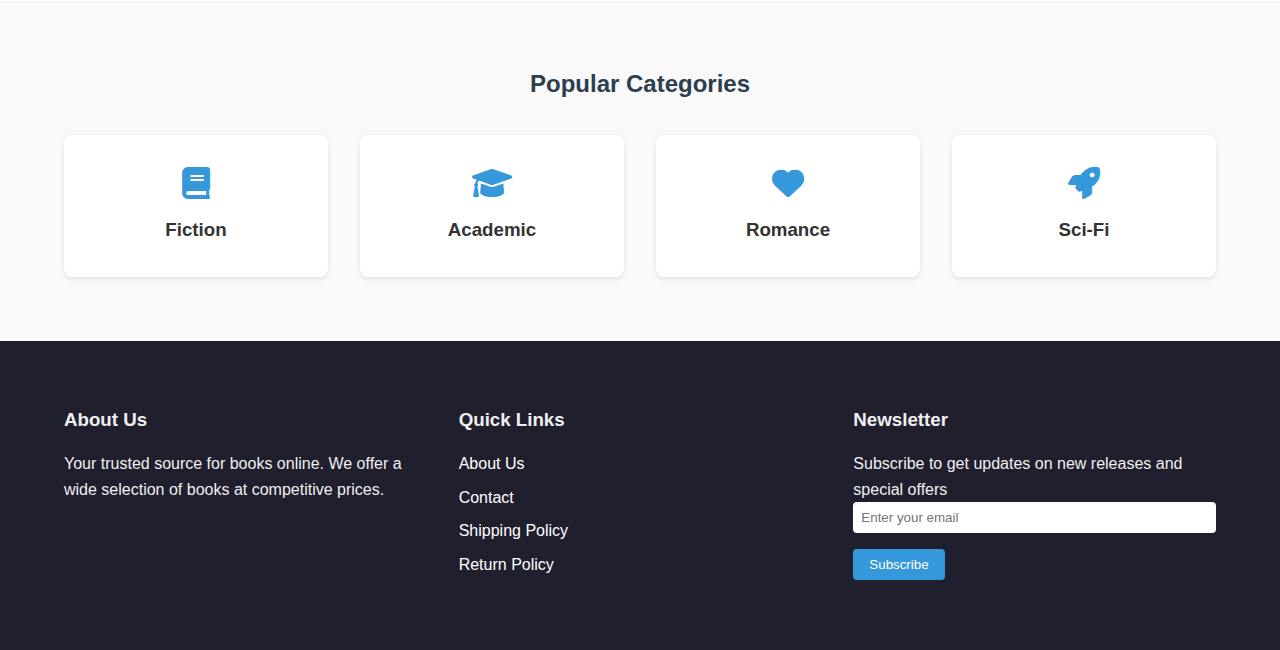
<file: checkout.html>
<!DOCTYPE html>
<html lang="en">
<head>
    <meta charset="UTF-8">
    <meta name="viewport" content="width=device-width, initial-scale=1.0">
    <title>Checkout - BookStore</title>
    <link rel="stylesheet" href="styles.css">
    <link rel="stylesheet" href="https://cdnjs.cloudflare.com/ajax/libs/font-awesome/6.0.0/css/all.min.css">
</head>
<body>
    <header>
        <nav class="navbar">
            <div class="logo">
                <h1>BookStore</h1>
            </div>
            <div class="nav-links">
                <a href="./index.html">Home</a>
                <a href="./categories.html">Categories</a>
                <a href="./new-releases.html">New Releases</a>
                <a href="./contact.html">Contact</a>
            </div>
            <div class="nav-icons">
                <a href="#" class="search-icon"><i class="fas fa-search"></i></a>
                <div class="cart-wrapper">
                    <a href="#" class="cart-icon"><i class="fas fa-shopping-cart"></i><span class="cart-count">0</span></a>
                    <div class="cart-dropdown">
                        <h3>Shopping Cart</h3>
                        <div id="cartItems" class="cart-items">
                            <!-- Cart items will be dynamically added here -->
                        </div>
                        <div class="cart-summary">
                            <div class="cart-total">
                                <span>Total:</span>
                                <span id="cartTotal">$0.00</span>
                            </div>
                            <button id="checkoutButton" class="submit-button">Proceed to Checkout</button>
                        </div>
                        <div id="emptyCartMessage" class="empty-cart-message">
                            <i class="fas fa-shopping-cart"></i>
                            <p>Your cart is empty</p>
                        </div>
                    </div>
                </div>
                <a href="#" class="user-icon"><i class="fas fa-user"></i></a>
            </div>
        </nav>
    </header>

    <main class="checkout-page">
        <div class="checkout-container">
            <div class="checkout-content">
                <!-- Progress Bar -->
                <div class="checkout-progress">
                    <div class="progress-step active">
                        <i class="fas fa-map-marker-alt"></i>
                        <span>Shipping</span>
                    </div>
                    <div class="progress-step">
                        <i class="fas fa-credit-card"></i>
                        <span>Payment</span>
                    </div>
                    <div class="progress-step">
                        <i class="fas fa-check-circle"></i>
                        <span>Confirmation</span>
                    </div>
                </div>

                <!-- Checkout Form -->
                <form id="checkoutForm" class="checkout-form">
                    <!-- Shipping Information -->
                    <div class="form-section" id="shippingSection">
                        <h2>Shipping Information</h2>
                        <div class="form-grid">
                            <div class="form-group">
                                <label for="firstName">First Name</label>
                                <input type="text" id="firstName" name="firstName" required>
                            </div>
                            <div class="form-group">
                                <label for="lastName">Last Name</label>
                                <input type="text" id="lastName" name="lastName" required>
                            </div>
                            <div class="form-group full-width">
                                <label for="email">Email</label>
                                <input type="email" id="email" name="email" required>
                            </div>
                            <div class="form-group full-width">
                                <label for="address">Street Address</label>
                                <input type="text" id="address" name="address" required>
                            </div>
                            <div class="form-group">
                                <label for="city">City</label>
                                <input type="text" id="city" name="city" required>
                            </div>
                            <div class="form-group">
                                <label for="state">State</label>
                                <input type="text" id="state" name="state" required>
                            </div>
                            <div class="form-group">
                                <label for="zipCode">ZIP Code</label>
                                <input type="text" id="zipCode" name="zipCode" required>
                            </div>
                            <div class="form-group">
                                <label for="phone">Phone</label>
                                <input type="tel" id="phone" name="phone" required>
                            </div>
                        </div>
                    </div>

                    <!-- Payment Information -->
                    <div class="form-section" id="paymentSection">
                        <h2>Payment Information</h2>
                        <div class="form-grid">
                            <div class="form-group full-width">
                                <label for="cardName">Name on Card</label>
                                <input type="text" id="cardName" name="cardName" required>
                            </div>
                            <div class="form-group full-width">
                                <label for="cardNumber">Card Number</label>
                                <input type="text" id="cardNumber" name="cardNumber" required>
                            </div>
                            <div class="form-group">
                                <label for="expiryDate">Expiry Date</label>
                                <input type="text" id="expiryDate" name="expiryDate" placeholder="MM/YY" required>
                            </div>
                            <div class="form-group">
                                <label for="cvv">CVV</label>
                                <input type="text" id="cvv" name="cvv" required>
                            </div>
                        </div>
                    </div>

                    <div class="form-actions">
                        <button type="submit" class="submit-button">Place Order</button>
                    </div>
                </form>
            </div>

            <!-- Order Summary -->
            <div class="order-summary">
                <h2>Order Summary</h2>
                <div id="orderItems" class="order-items">
                    <!-- Order items will be dynamically added here -->
                </div>
                <div class="order-totals">
                    <div class="subtotal">
                        <span>Subtotal</span>
                        <span id="subtotal">$0.00</span>
                    </div>
                    <div class="shipping">
                        <span>Shipping</span>
                        <span id="shipping">$4.99</span>
                    </div>
                    <div class="tax">
                        <span>Tax</span>
                        <span id="tax">$0.00</span>
                    </div>
                    <div class="total">
                        <span>Total</span>
                        <span id="total">$0.00</span>
                    </div>
                </div>
            </div>
        </div>
    </main>

    <footer>
        <div class="footer-content">
            <div class="footer-section">
                <h3>About Us</h3>
                <p>Your trusted source for books online. We offer a wide selection of books at competitive prices.</p>
            </div>
            <div class="footer-section">
                <h3>Quick Links</h3>
                <ul>
                    <li><a href="#">About Us</a></li>
                    <li><a href="#">Contact</a></li>
                    <li><a href="#">Shipping Policy</a></li>
                    <li><a href="#">Return Policy</a></li>
                </ul>
            </div>
            <div class="footer-section">
                <h3>Newsletter</h3>
                <p>Subscribe to get updates on new releases and special offers</p>
                <div class="newsletter-form">
                    <input type="email" placeholder="Enter your email">
                    <button>Subscribe</button>
                </div>
            </div>
        </div>

    </footer>

    <script src="script.js"></script>
    <script src="checkout.js"></script>
</body>
</html>
</file>
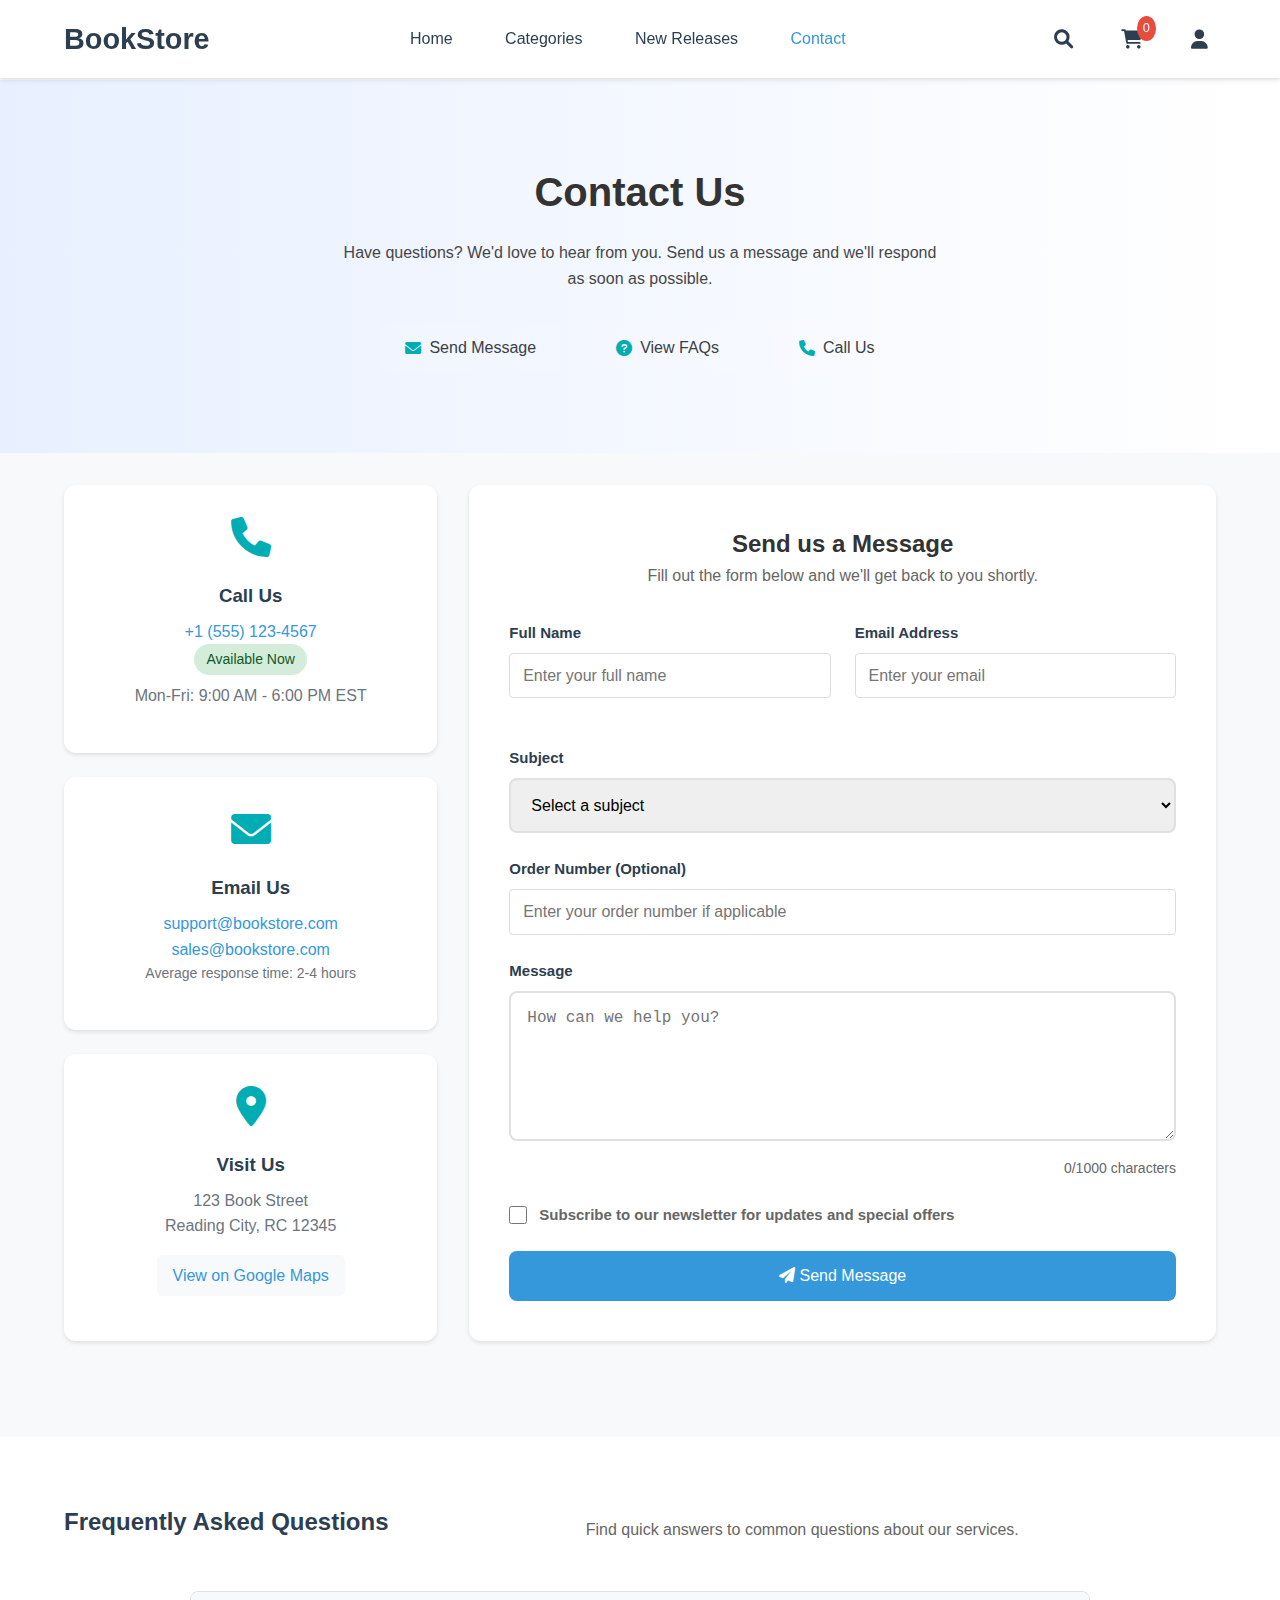
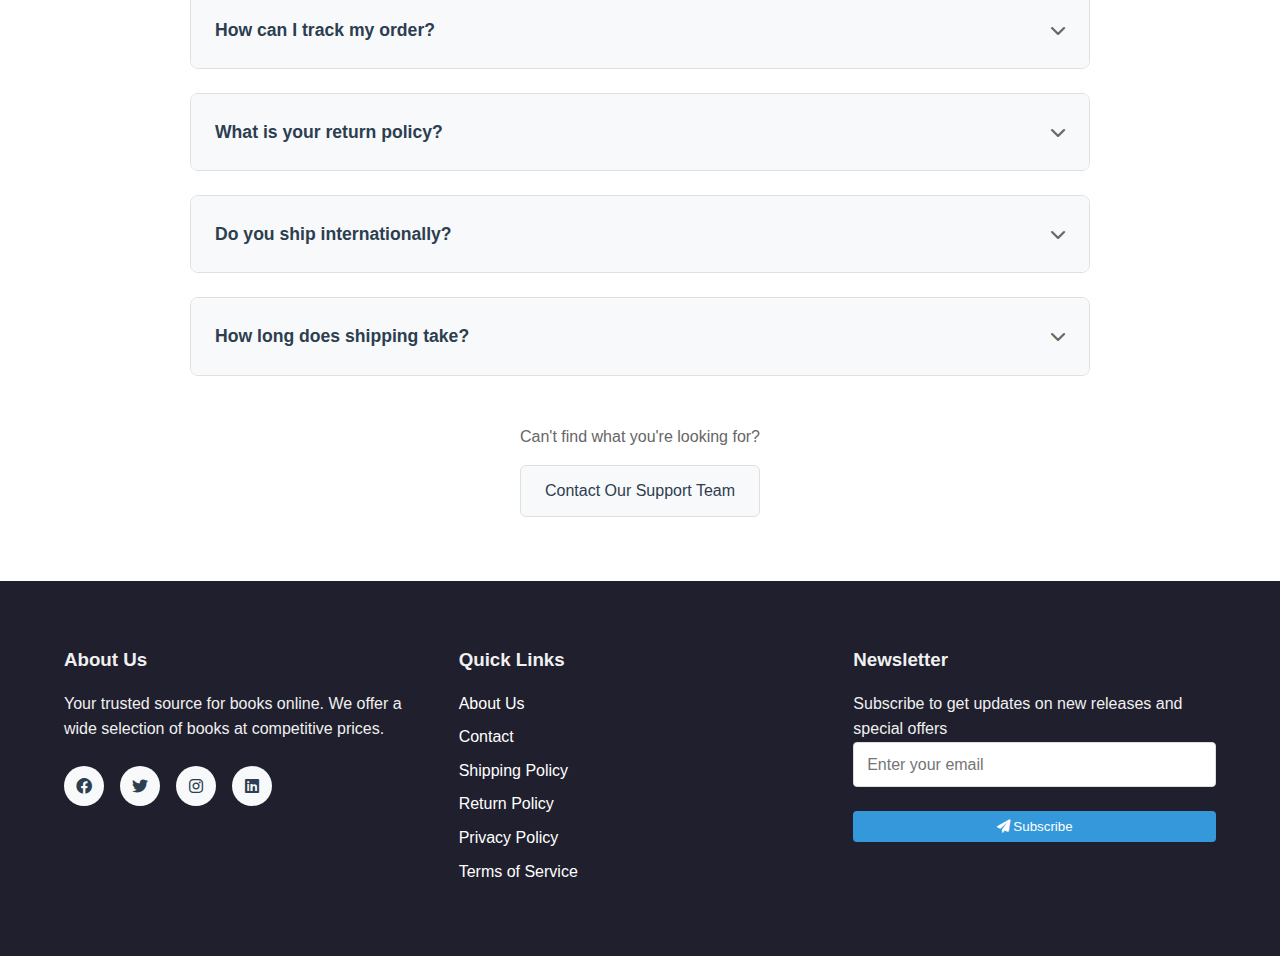
<file: contact.html>
<!DOCTYPE html>
<html lang="en">
<head>
    <meta charset="UTF-8">
    <meta name="viewport" content="width=device-width, initial-scale=1.0">
    <title>Contact Us - BookStore</title>
    <link rel="stylesheet" href="styles.css">
    <link rel="stylesheet" href="https://cdnjs.cloudflare.com/ajax/libs/font-awesome/6.0.0/css/all.min.css">
</head>
<body>
    <header>
        <nav class="navbar">
            <div class="logo">
                <h1>BookStore</h1>
            </div>
            <div class="nav-links">
                <a href="./index.html">Home</a>
                <a href="./categories.html">Categories</a>
                <a href="./new-releases.html">New Releases</a>
                <a href="./contact.html" class="active">Contact</a>
            </div>
            <div class="nav-icons">
                <a href="#" class="search-icon"><i class="fas fa-search"></i></a>
                <div class="cart-wrapper">
                    <a href="#" class="cart-icon"><i class="fas fa-shopping-cart"></i><span class="cart-count">0</span></a>
                </div>
                <a href="#" class="user-icon"><i class="fas fa-user"></i></a>
            </div>
        </nav>
    </header>

    <main class="contact-page">
        <section class="contact-header">
            <h1>Contact Us</h1>
            <p>Have questions? We'd love to hear from you. Send us a message and we'll respond as soon as possible.</p>
            <div class="contact-quick-links">
                <a href="#contact-form" class="quick-link">
                    <i class="fas fa-envelope"></i>
                    Send Message
                </a>
                <a href="#faq-section" class="quick-link">
                    <i class="fas fa-question-circle"></i>
                    View FAQs
                </a>
                <a href="tel:+15551234567" class="quick-link">
                    <i class="fas fa-phone"></i>
                    Call Us
                </a>
            </div>
        </section>

        <section class="contact-content">
            <div class="contact-info">
                <div class="contact-card">
                    <i class="fas fa-phone"></i>
                    <h3>Call Us</h3>
                    <p><a href="tel:+15551234567">+1 (555) 123-4567</a></p>
                    <div class="availability">
                        <span class="status-badge online">Available Now</span>
                        <p>Mon-Fri: 9:00 AM - 6:00 PM EST</p>
                    </div>
                </div>
                <div class="contact-card">
                    <i class="fas fa-envelope"></i>
                    <h3>Email Us</h3>
                    <p><a href="mailto:support@bookstore.com">support@bookstore.com</a></p>
                    <p><a href="mailto:sales@bookstore.com">sales@bookstore.com</a></p>
                    <p class="response-time">Average response time: 2-4 hours</p>
                </div>
                <div class="contact-card">
                    <i class="fas fa-location-dot"></i>
                    <h3>Visit Us</h3>
                    <p>123 Book Street</p>
                    <p>Reading City, RC 12345</p>
                    <a href="https://maps.google.com" target="_blank" class="map-link">View on Google Maps</a>
                </div>
            </div>

            <div class="contact-form-container" id="contact-form">
                <div class="form-header">
                    <h2>Send us a Message</h2>
                    <p>Fill out the form below and we'll get back to you shortly.</p>
                </div>
                <form class="contact-form" id="contactForm">
                    <div class="form-grid">
                        <div class="form-group">
                            <label for="name">Full Name</label>
                            <input type="text" id="name" name="name" placeholder="Enter your full name" required>
                        </div>
                        <div class="form-group">
                            <label for="email">Email Address</label>
                            <input type="email" id="email" name="email" placeholder="Enter your email" required>
                        </div>
                    </div>
                    <div class="form-group">
                        <label for="subject">Subject</label>
                        <select id="subject" name="subject" required>
                            <option value="">Select a subject</option>
                            <option value="general">General Inquiry</option>
                            <option value="order">Order Status</option>
                            <option value="returns">Returns & Refunds</option>
                            <option value="shipping">Shipping Information</option>
                            <option value="feedback">Feedback & Suggestions</option>
                            <option value="other">Other</option>
                        </select>
                    </div>
                    <div class="form-group">
                        <label for="order-number">Order Number (Optional)</label>
                        <input type="text" id="order-number" name="order-number" placeholder="Enter your order number if applicable">
                    </div>
                    <div class="form-group">
                        <label for="message">Message</label>
                        <textarea id="message" name="message" rows="5" placeholder="How can we help you?" required></textarea>
                        <div class="char-count">0/1000 characters</div>
                    </div>
                    <div class="form-group">
                        <label class="checkbox-label">
                            <input type="checkbox" name="newsletter" id="newsletter">
                            <span>Subscribe to our newsletter for updates and special offers</span>
                        </label>
                    </div>
                    <button type="submit" class="submit-button">
                        <i class="fas fa-paper-plane"></i>
                        Send Message
                    </button>
                </form>
            </div>
        </section>

        <section class="faq-section" id="faq-section">
            <div class="section-header">
                <h2>Frequently Asked Questions</h2>
                <p>Find quick answers to common questions about our services.</p>
            </div>
            <div class="faq-grid">
                <div class="faq-item">
                    <div class="faq-question">
                        <h3>How can I track my order?</h3>
                        <i class="fas fa-chevron-down"></i>
                    </div>
                    <div class="faq-answer">
                        <p>You can track your order by:</p>
                        <ul>
                            <li>Logging into your account and visiting the Order History section</li>
                            <li>Using the tracking number sent to your email</li>
                            <li>Contacting our customer support team</li>
                        </ul>
                    </div>
                </div>
                <div class="faq-item">
                    <div class="faq-question">
                        <h3>What is your return policy?</h3>
                        <i class="fas fa-chevron-down"></i>
                    </div>
                    <div class="faq-answer">
                        <p>We offer a hassle-free 30-day return policy:</p>
                        <ul>
                            <li>Books must be in original condition</li>
                            <li>Return shipping is free for damaged items</li>
                            <li>Refunds are processed within 5-7 business days</li>
                        </ul>
                    </div>
                </div>
                <div class="faq-item">
                    <div class="faq-question">
                        <h3>Do you ship internationally?</h3>
                        <i class="fas fa-chevron-down"></i>
                    </div>
                    <div class="faq-answer">
                        <p>Yes, we ship to most countries worldwide:</p>
                        <ul>
                            <li>International shipping costs vary by location</li>
                            <li>Delivery times range from 7-14 business days</li>
                            <li>All orders are tracked and insured</li>
                        </ul>
                    </div>
                </div>
                <div class="faq-item">
                    <div class="faq-question">
                        <h3>How long does shipping take?</h3>
                        <i class="fas fa-chevron-down"></i>
                    </div>
                    <div class="faq-answer">
                        <p>Shipping times vary by location:</p>
                        <ul>
                            <li>Domestic orders: 3-5 business days</li>
                            <li>Express shipping: 1-2 business days</li>
                            <li>International: 7-14 business days</li>
                        </ul>
                    </div>
                </div>
            </div>
            <div class="faq-footer">
                <p>Can't find what you're looking for?</p>
                <a href="#contact-form" class="btn-secondary">Contact Our Support Team</a>
            </div>
        </section>
    </main>

    <footer>
        <div class="footer-content">
            <div class="footer-section">
                <h3>About Us</h3>
                <p>Your trusted source for books online. We offer a wide selection of books at competitive prices.</p>
                <div class="social-links">
                    <a href="#" aria-label="Facebook"><i class="fab fa-facebook"></i></a>
                    <a href="#" aria-label="Twitter"><i class="fab fa-twitter"></i></a>
                    <a href="#" aria-label="Instagram"><i class="fab fa-instagram"></i></a>
                    <a href="#" aria-label="LinkedIn"><i class="fab fa-linkedin"></i></a>
                </div>
            </div>
            <div class="footer-section">
                <h3>Quick Links</h3>
                <ul>
                    <li><a href="#">About Us</a></li>
                    <li><a href="#">Contact</a></li>
                    <li><a href="#">Shipping Policy</a></li>
                    <li><a href="#">Return Policy</a></li>
                    <li><a href="#">Privacy Policy</a></li>
                    <li><a href="#">Terms of Service</a></li>
                </ul>
            </div>
            <div class="footer-section">
                <h3>Newsletter</h3>
                <p>Subscribe to get updates on new releases and special offers</p>
                <form class="newsletter-form">
                    <div class="form-group">
                        <input type="email" placeholder="Enter your email" required>
                        <button type="submit">
                            <i class="fas fa-paper-plane"></i>
                            Subscribe
                        </button>
                    </div>
                </form>
            </div>
        </div>
    </footer>

    <script src="script.js"></script>
    <script>
        // FAQ Accordion
        document.querySelectorAll('.faq-question').forEach(question => {
            question.addEventListener('click', () => {
                const item = question.parentElement;
                const answer = question.nextElementSibling;
                const icon = question.querySelector('i');
                
                // Close other open FAQs
                document.querySelectorAll('.faq-item').forEach(otherItem => {
                    if (otherItem !== item && otherItem.classList.contains('active')) {
                        otherItem.classList.remove('active');
                        otherItem.querySelector('.faq-answer').style.maxHeight = null;
                        otherItem.querySelector('i').classList.remove('fa-chevron-up');
                        otherItem.querySelector('i').classList.add('fa-chevron-down');
                    }
                });

                // Toggle current FAQ
                item.classList.toggle('active');
                if (item.classList.contains('active')) {
                    answer.style.maxHeight = answer.scrollHeight + 'px';
                    icon.classList.replace('fa-chevron-down', 'fa-chevron-up');
                } else {
                    answer.style.maxHeight = null;
                    icon.classList.replace('fa-chevron-up', 'fa-chevron-down');
                }
            });
        });

        // Character count for message
        const messageTextarea = document.getElementById('message');
        const charCount = document.querySelector('.char-count');
        
        messageTextarea.addEventListener('input', () => {
            const count = messageTextarea.value.length;
            charCount.textContent = `${count}/1000 characters`;
            if (count > 1000) {
                charCount.classList.add('error');
                messageTextarea.value = messageTextarea.value.substring(0, 1000);
            } else {
                charCount.classList.remove('error');
            }
        });

        // Form submission
        document.getElementById('contactForm').addEventListener('submit', (e) => {
            e.preventDefault();
            // Add your form submission logic here
            alert('Thank you for your message. We will get back to you soon!');
            e.target.reset();
        });
    </script>
</body>
</html>
</file>
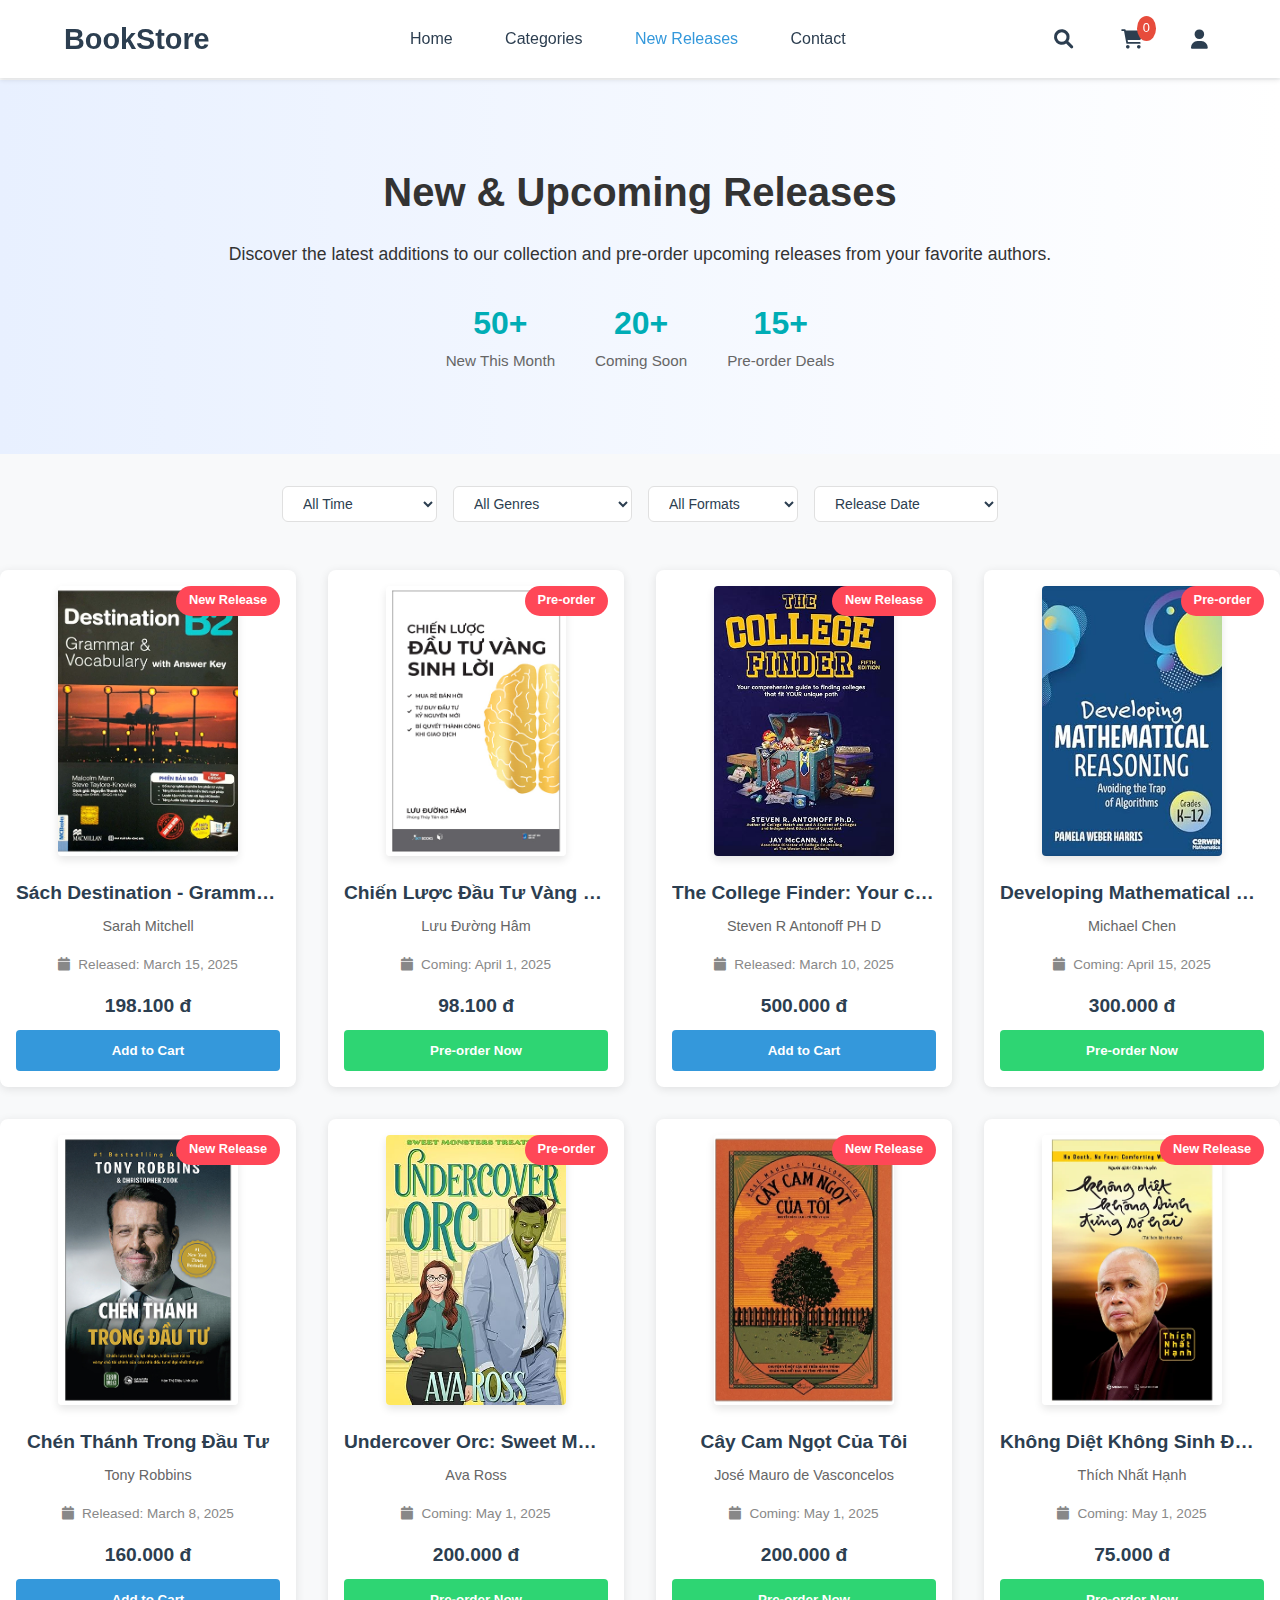
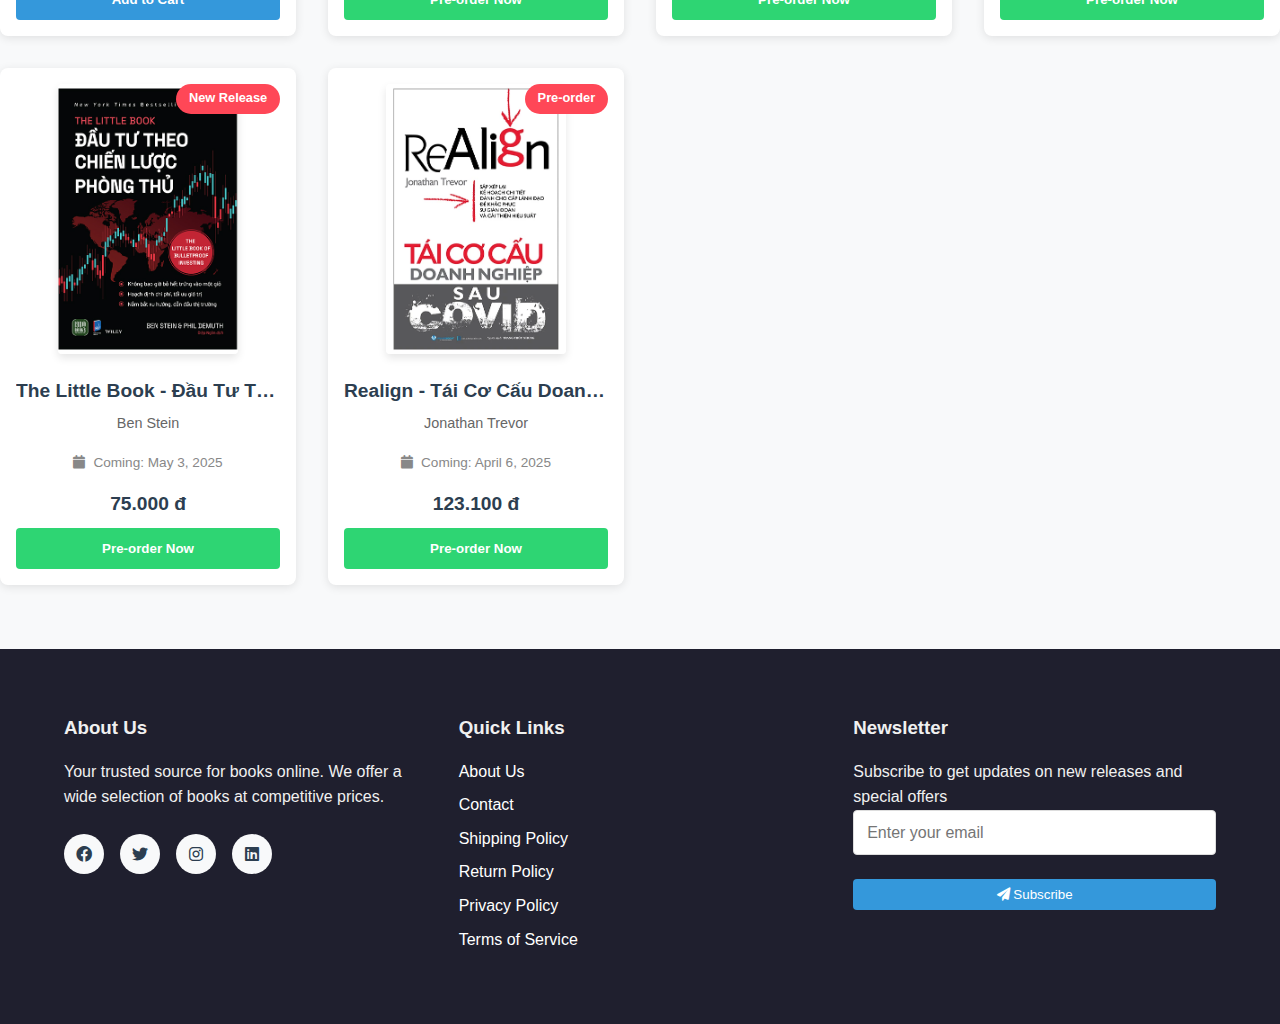
<file: new-releases.html>
<!DOCTYPE html>
<html lang="en">
<head>
    <meta charset="UTF-8">
    <meta name="viewport" content="width=device-width, initial-scale=1.0">
    <title>New Releases - BookStore</title>
    <link rel="stylesheet" href="styles.css">
    <link rel="stylesheet" href="https://cdnjs.cloudflare.com/ajax/libs/font-awesome/6.0.0/css/all.min.css">
</head>
<body>
    <header>
        <nav class="navbar">
            <div class="logo">
                <h1>BookStore</h1>
            </div>
            <div class="nav-links">
                <a href="./index.html">Home</a>
                <a href="./categories.html">Categories</a>
                <a href="./new-releases.html" class="active">New Releases</a>
                <a href="./contact.html">Contact</a>
            </div>
            <div class="nav-icons">
                <a href="#" class="search-icon"><i class="fas fa-search"></i></a>
                <div class="cart-wrapper">
                    <a href="#" class="cart-icon"><i class="fas fa-shopping-cart"></i><span class="cart-count">0</span></a>
                </div>
                <a href="#" class="user-icon"><i class="fas fa-user"></i></a>
            </div>
        </nav>
    </header>

    <main class="new-releases-page">
        <section class="new-releases-header">
            <h1>New & Upcoming Releases</h1>
            <p>Discover the latest additions to our collection and pre-order upcoming releases from your favorite authors.</p>
            <div class="release-stats">
                <div class="stat">
                    <span class="stat-number">50+</span>
                    <span class="stat-label">New This Month</span>
                </div>
                <div class="stat">
                    <span class="stat-number">20+</span>
                    <span class="stat-label">Coming Soon</span>
                </div>
                <div class="stat">
                    <span class="stat-number">15+</span>
                    <span class="stat-label">Pre-order Deals</span>
                </div>
            </div>
        </section>

        <section class="release-filters">
            <div class="filter-options">
                <select class="filter-select" id="timeFilter">
                    <option value="all">All Time</option>
                    <option value="this-week">This Week</option>
                    <option value="this-month">This Month</option>
                    <option value="coming-soon">Coming Soon</option>
                </select>
                <select class="filter-select" id="genreFilter">
                    <option value="all">All Genres</option>
                    <option value="fiction">Fiction</option>
                    <option value="non-fiction">Non-Fiction</option>
                    <option value="mystery">Mystery & Thriller</option>
                    <option value="scifi">Sci-Fi & Fantasy</option>
                </select>
                <select class="filter-select" id="formatFilter">
                    <option value="all">All Formats</option>
                    <option value="hardcover">Hardcover</option>
                    <option value="paperback">Paperback</option>
                    <option value="ebook">eBook</option>
                    <option value="audiobook">Audiobook</option>
                </select>
                <select class="filter-select" id="sortFilter">
                    <option value="release-date">Release Date</option>
                    <option value="pre-orders">Pre-orders</option>
                    <option value="price-low">Price: Low to High</option>
                    <option value="price-high">Price: High to Low</option>
                </select>
            </div>
        </section>

        <section class="new-books-grid">
            <!-- New Release 1 -->
            <div class="book-card new-release">
                <span class="release-badge">New Release</span>
                <img src="./img/01.webp" alt="Book Cover">
                <h3>Sách Destination - Grammar And Vocabulary with Answer Key - B1 + B2 + C1 And C2 (Bộ 3 Cuốn) (Tái Bản 2024)</h3>
                <p class="author">Sarah Mitchell</p>
                <div class="release-date">
                    <i class="fas fa-calendar"></i>
                    Released: March 15, 2025
                </div>
                <p class="price">198.100 đ</p>
                <button class="add-to-cart">Add to Cart</button>
            </div>

            <!-- New Release 2 -->
            <div class="book-card new-release">
                <span class="release-badge">Pre-order</span>
                <img src="./img/bia_11.jpg" alt="Book Cover">
                <h3>Chiến Lược Đầu Tư Vàng Sinh Lời</h3>
                <p class="author">Lưu Đường Hâm</p>
                <div class="release-date">
                    <i class="fas fa-calendar"></i>
                    Coming: April 1, 2025
                </div>
                <p class="price">98.100 đ</p>
                <button class="pre-order">Pre-order Now</button>
            </div>

            <!-- New Release 3 -->
            <div class="book-card new-release">
                <span class="release-badge">New Release</span>
                <img src="./img/71s0TB7HK2L._SY466_.jpg" alt="Book Cover">
                <h3>The College Finder: Your comprehensive guide to finding colleges that fit YOUR unique path</h3>
                <p class="author">Steven R Antonoff PH D </p>
                <div class="release-date">
                    <i class="fas fa-calendar"></i>
                    Released: March 10, 2025
                </div>
                <p class="price">500.000 đ</p>
                <button class="add-to-cart">Add to Cart</button>
            </div>

            <!-- New Release 4 -->
            <div class="book-card new-release">
                <span class="release-badge">Pre-order</span>
                <img src="./img/bia03.jpg" alt="Book Cover">
                <h3>Developing Mathematical Reasoning: Avoiding the Trap of Algorithms (Corwin Mathematics Series)</h3>
                <p class="author">Michael Chen</p>
                <div class="release-date">
                    <i class="fas fa-calendar"></i>
                    Coming: April 15, 2025
                </div>
                <p class="price">300.000 đ</p>
                <button class="pre-order">Pre-order Now</button>
            </div>

            <!-- New Release 5 -->
            <div class="book-card new-release">
                <span class="release-badge">New Release</span>
                <img src="./img/chen-thanh-trong-dau-tu---converted_1.jpg" alt="Book Cover">
                <h3>Chén Thánh Trong Đầu Tư</h3>
                <p class="author">Tony Robbins</p>
                <div class="release-date">
                    <i class="fas fa-calendar"></i>
                    Released: March 8, 2025
                </div>
                <p class="price">160.000 đ</p>
                <button class="add-to-cart">Add to Cart</button>
            </div>

            <!-- New Release 6 -->
            <div class="book-card new-release">
                <span class="release-badge">Pre-order</span>
                <img src="./img/bia05.jpg" alt="Book Cover">
                <h3>Undercover Orc: Sweet Monster Treats</h3>
                <p class="author">Ava Ross</p>
                <div class="release-date">
                    <i class="fas fa-calendar"></i>
                    Coming: May 1, 2025
                </div>
                <p class="price">200.000 đ</p>
                <button class="pre-order">Pre-order Now</button>
            </div>

            <!-- New Release 7 -->
            <div class="book-card new-release">
                <span class="release-badge">New Release</span>
                <img src="./img/image_217480.webp" alt="Book Cover">
                <h3>Cây Cam Ngọt Của Tôi</h3> 
                <p class="author">José Mauro de Vasconcelos</p>     
                <div class="release-date">
                    <i class="fas fa-calendar"></i>
                    Coming: May 1, 2025
                </div>
                <p class="price">200.000 đ</p>
                <button class="pre-order">Pre-order Now</button>    
            </div>          

            <!-- New Release 8 -->
            <div class="book-card new-release">
                <span class="release-badge">New Release</span>
                <img src="./img/8935278607311.webp" alt="Book Cover">
                <h3>Không Diệt Không Sinh Đừng Sợ Hãi</h3> 
                <p class="author">Thích Nhất Hạnh</p>     
                <div class="release-date">
                    <i class="fas fa-calendar"></i>
                    Coming: May 1, 2025
                </div>
                <p class="price">75.000 đ</p>
                <button class="pre-order">Pre-order Now</button>
            </div>

            <!-- New Release 9 -->
            <div class="book-card new-release">
                <span class="release-badge">New Release</span>
                <img src="./img/bia09.jpg" alt="Book Cover">
                <h3>The Little Book - Đầu Tư Theo Chiến Lược Phòng Thủ</h3> 
                <p class="author">Ben Stein</p>     
                <div class="release-date">
                    <i class="fas fa-calendar"></i>
                    Coming: May 3, 2025
                </div>
                <p class="price">75.000 đ</p>
                <button class="pre-order">Pre-order Now</button>    
            </div>

            <!-- New Release 10 -->
            <div class="book-card new-release">
                <span class="release-badge">Pre-order</span>
                <img src="./img/bia10.webp" alt="Book Cover">
                <h3>Realign - Tái Cơ Cấu Doanh Nghiệp Sau Covid</h3>
                <p class="author">Jonathan Trevor</p>
                <div class="release-date">
                    <i class="fas fa-calendar"></i>
                    Coming: April 6, 2025
                </div>
                <p class="price">123.100 đ</p>
                <button class="pre-order">Pre-order Now</button>
            </div>
        </section>
    </main>

    <footer>
        <div class="footer-content">
            <div class="footer-section">
                <h3>About Us</h3>
                <p>Your trusted source for books online. We offer a wide selection of books at competitive prices.</p>
                <div class="social-links">
                    <a href="#" aria-label="Facebook"><i class="fab fa-facebook"></i></a>
                    <a href="#" aria-label="Twitter"><i class="fab fa-twitter"></i></a>
                    <a href="#" aria-label="Instagram"><i class="fab fa-instagram"></i></a>
                    <a href="#" aria-label="LinkedIn"><i class="fab fa-linkedin"></i></a>
                </div>
            </div>
            <div class="footer-section">
                <h3>Quick Links</h3>
                <ul>
                    <li><a href="#">About Us</a></li>
                    <li><a href="#">Contact</a></li>
                    <li><a href="#">Shipping Policy</a></li>
                    <li><a href="#">Return Policy</a></li>
                    <li><a href="#">Privacy Policy</a></li>
                    <li><a href="#">Terms of Service</a></li>
                </ul>
            </div>
            <div class="footer-section">
                <h3>Newsletter</h3>
                <p>Subscribe to get updates on new releases and special offers</p>
                <form class="newsletter-form">
                    <div class="form-group">
                        <input type="email" placeholder="Enter your email" required>
                        <button type="submit">
                            <i class="fas fa-paper-plane"></i>
                            Subscribe
                        </button>
                    </div>
                </form>
            </div>
        </div>
    </footer>

    <!-- Login Modal -->
    <div class="modal" id="loginModal">
        <div class="modal-content">
            <span class="close-button">&times;</span>
            <h2>Login</h2>
            <form id="loginForm" class="auth-form">
                <div class="form-group">
                    <label for="loginEmail">Email</label>
                    <input type="email" id="loginEmail" name="email" required>
                </div>
                <div class="form-group">
                    <label for="loginPassword">Password</label>
                    <input type="password" id="loginPassword" name="password" required>
                </div>
                <button type="submit" class="submit-button">Login</button>
                <p class="form-footer">
                    Don't have an account? <a href="#" id="showRegister">Register here</a>
                </p>
            </form>
        </div>
    </div>

    <!-- Registration Modal -->
    <div class="modal" id="registerModal">
        <div class="modal-content">
            <span class="close-button">&times;</span>
            <h2>Create Account</h2>
            <form id="registerForm" class="auth-form">
                <div class="form-group">
                    <label for="registerName">Full Name</label>
                    <input type="text" id="registerName" name="name" required>
                </div>
                <div class="form-group">
                    <label for="registerEmail">Email</label>
                    <input type="email" id="registerEmail" name="email" required>
                </div>
                <div class="form-group">
                    <label for="registerPassword">Password</label>
                    <input type="password" id="registerPassword" name="password" required>
                </div>
                <div class="form-group">
                    <label for="confirmPassword">Confirm Password</label>
                    <input type="password" id="confirmPassword" name="confirmPassword" required>
                </div>
                <button type="submit" class="submit-button">Register</button>
                <p class="form-footer">
                    Already have an account? <a href="#" id="showLogin">Login here</a>
                </p>
            </form>
        </div>
    </div>

    <script src="script.js"></script>
</body>
</html>
</file>
<file: styles.css>
/* Reset and base styles */
* {
    margin: 0;
    padding: 0;
    box-sizing: border-box;
}

body {
    font-family: 'Arial', sans-serif;
    line-height: 1.6;
    color: #333;
}

/* Navigation styles */
.navbar {
    display: flex;
    justify-content: space-between;
    align-items: center;
    padding: 1rem 5%;
    background-color: #ffffff;
    box-shadow: 0 2px 5px rgba(0, 0, 0, 0.1);
    position: fixed;
    width: 100%;
    top: 0;
    z-index: 1000;
}

.logo h1 {
    color: #2c3e50;
    font-size: 1.8rem;
}

.nav-links a {
    color: #2c3e50;
    text-decoration: none;
    margin: 0 1rem;
    padding: 0.5rem;
    transition: color 0.3s ease;
}

.nav-links a:hover,
.nav-links a.active {
    color: #3498db;
}

/* Nav Icons styles */
.nav-icons {
    display: flex;
    align-items: center;
    gap: 1.5rem;
}

.nav-icons a {
    color: #2c3e50;
    text-decoration: none;
    position: relative;
    display: flex;
    align-items: center;
    justify-content: center;
    padding: 0.5rem;
    transition: color 0.3s ease;
}

.nav-icons a:hover {
    color: #3498db;
}

.nav-icons i {
    font-size: 1.2rem;
}

/* Search icon specific styles */
.search-icon {
    margin-right: 0.5rem;
}

/* Cart icon specific styles */
.cart-wrapper {
    position: relative;
    display: flex;
    align-items: center;
}

.cart-icon {
    padding: 0.5rem;
}

.cart-count {
    position: absolute;
    top: -5px;
    right: -5px;
    background-color: #e74c3c;
    color: white;
    border-radius: 50%;
    padding: 2px 6px;
    font-size: 0.8rem;
    min-width: 18px;
    text-align: center;
}

/* User icon specific styles */
.user-icon {
    margin-left: 0.5rem;
}

/* Hero section */
.hero {
    background: linear-gradient(rgba(44, 62, 80, 0.8), rgba(44, 62, 80, 0.8)),
        url('https://images.unsplash.com/photo-1507842217343-583bb7270b66?ixlib=rb-1.2.1');
    background-size: cover;
    background-position: center;
    height: 100vh;
    display: flex;
    align-items: center;
    justify-content: center;
    text-align: center;
    color: white;
    margin-top: 70px;
}

.hero-content {
    max-width: 800px;
    padding: 2rem;
}

.hero h2 {
    font-size: 2.5rem;
    margin-bottom: 1rem;
}

.search-bar {
    margin-top: 2rem;
}

.search-bar input {
    padding: 1rem;
    width: 60%;
    border: none;
    border-radius: 4px 0 0 4px;
    font-size: 1rem;
}

.search-bar button {
    padding: 1rem 2rem;
    background-color: #3498db;
    border: none;
    color: white;
    border-radius: 0 4px 4px 0;
    cursor: pointer;
    font-size: 1rem;
}

/* Featured Books section */
.featured-books {
    padding: 4rem 5%;
}

.featured-books h2 {
    text-align: center;
    margin-bottom: 2rem;
    color: #2c3e50;
}

.book-grid {
    display: grid;
    grid-template-columns: repeat(auto-fit, minmax(200px, 1fr));
    gap: 2rem;
}

.book-card {
    background: white;
    border-radius: 8px;
    padding: 1rem;
    text-align: center;
    box-shadow: 0 2px 5px rgba(0, 0, 0, 0.1);
    transition: transform 0.3s ease;
}

.book-card:hover {
    transform: translateY(-5px);
}

.book-card img {
    width: 100%;
    height: auto;
    border-radius: 4px;
    margin-bottom: 1rem;
}

.book-card h3 {
    font-size: 1.2rem;
    margin-bottom: 0.5rem;
    color: #2c3e50;
    white-space: nowrap;
    overflow: hidden;
    text-overflow: ellipsis;
}

.author {
    color: #7f8c8d;
    margin-bottom: 0.5rem;
}

.price {
    color: #e74c3c;
    font-weight: bold;
    margin-bottom: 1rem;
}

.add-to-cart {
    background-color: #3498db;
    color: white;
    border: none;
    padding: 0.5rem 1rem;
    border-radius: 4px;
    cursor: pointer;
    transition: background-color 0.3s ease;
}

.add-to-cart:hover {
    background-color: #2980b9;
}

/* Categories section */
.categories {
    background-color: #f9f9f9;
    padding: 4rem 5%;
}

.categories h2 {
    text-align: center;
    margin-bottom: 2rem;
    color: #2c3e50;
}

.category-grid {
    display: grid;
    grid-template-columns: repeat(auto-fit, minmax(200px, 1fr));
    gap: 2rem;
}

.category-card {
    background: white;
    padding: 2rem;
    text-align: center;
    border-radius: 8px;
    box-shadow: 0 2px 5px rgba(0, 0, 0, 0.1);
    transition: transform 0.3s ease;
}

.category-card:hover {
    transform: translateY(-5px);
}

.category-card i {
    font-size: 2rem;
    color: #3498db;
    margin-bottom: 1rem;
}

/* Footer styles */
footer {
    background-color: #1f1f2e;
    color: #f0f0f0;
    padding: 4rem 5% 2rem;
}

.footer-content {
    display: grid;
    grid-template-columns: repeat(auto-fit, minmax(250px, 1fr));
    gap: 2rem;
    margin-bottom: 2rem;
}

.footer-section h3 {
    margin-bottom: 1rem;
}

.footer-section ul {
    list-style: none;
}

.footer-section ul li {
    margin-bottom: 0.5rem;
}

.footer-section a {
    color: white;
    text-decoration: none;
}

.newsletter-form input {
    padding: 0.5rem;
    width: 100%;
    margin-bottom: 1rem;
    border: none;
    border-radius: 4px;
}

.newsletter-form button {
    background-color: #3498db;
    color: white;
    border: none;
    padding: 0.5rem 1rem;
    border-radius: 4px;
    cursor: pointer;
}

.footer-bottom {
    text-align: center;
    padding-top: 2rem;
    border-top: 1px solid rgba(255, 255, 255, 0.1);
}

/* Responsive design */
@media (max-width: 768px) {
    .nav-links {
        display: none;
    }

    .hero h2 {
        font-size: 2rem;
    }

    .search-bar input {
        width: 100%;
        border-radius: 4px;
        margin-bottom: 1rem;
    }

    .search-bar button {
        width: 100%;
        border-radius: 4px;
    }
}

/* Enhanced Categories Page Styles */
.categories-page {
    padding-top: 80px;
    background: #f8f9fa;
    min-height: 100vh;
}

.category-header {
    background-color: #f7faff;
    padding: 5rem 2rem;
    text-align: center;
    color: #222831;
    margin-bottom: 30px;
}

.category-header h1 {
    font-size: 2.8rem;
    margin-bottom: 1rem;
}

.category-header p {
    font-size: 1.2rem;
    max-width: 800px;
    margin: 0 auto 2rem auto;
    color: #444;
}

/* Highlights under the header */
.category-highlights {
    display: flex;
    flex-wrap: wrap;
    justify-content: center;
    gap: 2rem;
    margin-top: 2rem;
}

.highlight-box {
    background: white;
    padding: 1rem;
    border-radius: 12px;
    box-shadow: 0 2px 4px rgba(0, 0, 0, 0.1);
    transition: transform 0.3s;
    display: flex;
    gap: 15px;
    align-items: center;
}

.highlight-box:hover {
    transform: translateY(-5px);
}

.highlight-box i {
    font-size: 1rem;
    color: #00adb5;
}

.highlight-box h3 {

    color: #393e46;
    font-size: 1rem;
}

.category-list {
    padding: 0 5% 3rem;
    max-width: 1400px;
    margin: 0 auto;
    display: grid;
    grid-template-columns: repeat(auto-fit, minmax(300px, 1fr));
    gap: 2rem;
}

.category-section {
    background: white;
    border-radius: 12px;
    box-shadow: 0 2px 4px rgba(0, 0, 0, 0.1);
    padding: 2rem;
    transition: transform 0.2s ease;
}

.category-section:hover {
    transform: translateY(-5px);
    box-shadow: 0 4px 8px rgba(0, 0, 0, 0.15);
}

.category-section h2 {
    color: #2c3e50;
    font-size: 1.5rem;
    margin-bottom: 1.5rem;
    display: flex;
    align-items: center;
    gap: 1rem;
    border-bottom: 2px solid #f1f3f5;
    padding-bottom: 1rem;
}

.category-section h2 i {
    color: #3498db;
    font-size: 1.75rem;
}

.subcategories {
    display: grid;
    grid-template-columns: repeat(auto-fit, minmax(280px, 1fr));
    gap: 1.5rem;
}

.subcategory-card {
    background: #f8f9fa;
    padding: 1.5rem;
    border-radius: 8px;
    transition: transform 0.2s ease;
}

.subcategory-card:hover {
    transform: translateY(-2px);
}

.subcategory-card h3 {
    color: #2c3e50;
    font-size: 1.25rem;
    margin-bottom: 1rem;
    display: flex;
    align-items: center;
    gap: 0.5rem;
}

.subcategory-card h3 i {
    color: #3498db;
    font-size: 1rem;
}

.subcategory-card ul {
    list-style: none;
    margin: 0;
    padding: 0;
}

.subcategory-card ul li {
    margin-bottom: 0.75rem;
    display: flex;
    align-items: center;
    gap: 0.5rem;
}

.subcategory-card ul li a {
    color: #6c757d;
    text-decoration: none;
    transition: color 0.2s ease;
}

.subcategory-card ul li a:hover {
    color: #3498db;
}

.subcategory-card .book-count {
    font-size: 0.875rem;
    color: #6c757d;
    background: #e9ecef;
    padding: 0.25rem 0.5rem;
    border-radius: 12px;
    margin-left: auto;
}

/* Enhanced New Releases Page Styles */

.new-releases-page {
    padding-top: 80px;
    background: #f8f9fa;
    min-height: 100vh;
    padding-bottom: 3rem;
}

.new-releases-header {
    background: linear-gradient(to right, #e8f0ff, #fff);
    text-align: center;
    padding: 5rem 2rem;
    margin-bottom: 2rem;
}

.new-releases-header h1 {
    font-size: 2.5rem;
    margin-bottom: 1rem;
}

.new-releases-header p {
    font-size: 1.1rem;
    margin-bottom: 30px;
}

.release-stats {
    display: flex;
    justify-content: center;
    gap: 40px;
}

.stat {
    text-align: center;
}

.stat-number {
    font-size: 2rem;
    color: #00adb5;
    font-weight: bold;
}

.stat-label {
    display: block;
    font-size: 0.95rem;
    color: #666;
}

.release-filters {
    margin-bottom: 2rem;
}

.filter-options {
    display: flex;
    gap: 1rem;
    flex-wrap: wrap;
    justify-content: center;
}

.filter-select {
    padding: 0.5rem 1rem;
    border: 1px solid #ddd;
    border-radius: 4px;
    background-color: white;
    font-size: 0.9rem;
    min-width: 150px;
    cursor: pointer;
}

.filter-select:hover {
    border-color: #666;
}

.new-books-grid {
    display: grid;
    grid-template-columns: repeat(auto-fill, minmax(250px, 1fr));
    gap: 2rem;
    padding: 1rem 0;
}

.book-card.new-release {
    background: white;
    border-radius: 8px;
    box-shadow: 0 2px 10px rgba(0, 0, 0, 0.1);
    padding: 1rem;
    position: relative;
    transition: transform 0.3s ease, box-shadow 0.3s ease;
    display: flex;
    flex-direction: column;
    align-items: center;
    text-align: center;
}

.book-card.new-release:hover {
    transform: translateY(-5px);
    box-shadow: 0 5px 15px rgba(0, 0, 0, 0.2);
}

.release-badge {
    position: absolute;
    top: 1rem;
    right: 1rem;
    background: #ff4757;
    color: white;
    padding: 0.3rem 0.8rem;
    border-radius: 20px;
    font-size: 0.8rem;
    font-weight: 600;
}

.release-badge.pre-order {
    background: #2ed573;
}

.book-card.new-release img {
    width: 180px;
    height: 270px;
    object-fit: cover;
    border-radius: 4px;
    margin-bottom: 1rem;
    box-shadow: 0 4px 8px rgba(0, 0, 0, 0.1);
}

.book-card.new-release h3 {
    font-size: 1.2rem;
    margin: 0.5rem 0;
    color: #2c3e50;
    line-height: 1.4;
    white-space: nowrap;               
    overflow: hidden;                  
    text-overflow: ellipsis;           
    width: 100%;                      
    display: block
}

.book-card.new-release .author {
    color: #666;
    font-size: 0.9rem;
    margin-bottom: 0.5rem;
}

.book-card.new-release .release-date {
    color: #888;
    font-size: 0.85rem;
    margin: 0.5rem 0;
    display: flex;
    align-items: center;
    gap: 0.5rem;
}

.book-card.new-release .price {
    font-size: 1.2rem;
    font-weight: 600;
    color: #2c3e50;
    margin: 0.5rem 0;
}

.book-card.new-release .add-to-cart,
.book-card.new-release .pre-order {
    width: 100%;
    padding: 0.8rem;
    border: none;
    border-radius: 4px;
    font-weight: 600;
    cursor: pointer;
    transition: background-color 0.3s ease;
    margin-top: auto;
}

.book-card.new-release .add-to-cart {
    background-color: #3498db;
    color: white;
}

.book-card.new-release .pre-order {
    background-color: #2ed573;
    color: white;
}

.book-card.new-release .add-to-cart:hover {
    background-color: #2980b9;
}

.book-card.new-release .pre-order:hover {
    background-color: #28c066;
}

/* Responsive Design */
@media (max-width: 768px) {
    .new-releases-page {
        padding: 1rem;
    }

    .category-header {
        padding: 1rem 0;
    }

    .category-header h1 {
        font-size: 2rem;
    }

    .filter-options {
        flex-direction: column;
        align-items: stretch;
    }

    .filter-select {
        width: 100%;
    }

    .new-books-grid {
        grid-template-columns: repeat(auto-fill, minmax(200px, 1fr));
        gap: 1rem;
    }

    .book-card.new-release img {
        width: 150px;
        height: 225px;
    }
}

/* Enhanced Contact Page Styles */
.contact-page {
    padding-top: 80px;
    background: #f8f9fa;
    min-height: 100vh;
}

.contact-header {
    background: linear-gradient(to right, #e8f0ff, #fff);
    text-align: center;
    padding: 5rem 2rem;
    margin-bottom: 2rem;
}

.contact-header h1 {
    font-size: 2.5rem;
    margin-bottom: 1rem;
}

.contact-header p {
    max-width: 600px;
    margin: 0 auto;
    opacity: 0.9;
}

.contact-content {
    padding: 0 5% 3rem;
    max-width: 1400px;
    margin: 0 auto;
    display: grid;
    grid-template-columns: 1fr 2fr;
    gap: 2rem;
}

.contact-info {
    display: grid;
    gap: 1.5rem;
}

.contact-card {
    background: white;
    padding: 2rem;
    border-radius: 12px;
    box-shadow: 0 2px 4px rgba(0, 0, 0, 0.1);
    text-align: center;
    transition: transform 0.2s ease;
}

.contact-card:hover {
    transform: translateY(-5px);
    box-shadow: 0 4px 8px rgba(0, 0, 0, 0.15);
}

.contact-card i {
    font-size: 2.5rem;
    color: #00adb5;
    margin-bottom: 1.5rem;
    transition: transform 0.2s ease;
}

.contact-card:hover i {
    transform: scale(1.1);
}

.contact-card h3 {
    color: #2c3e50;
    margin-bottom: 0.5rem;
}

.contact-card p {
    color: #6c757d;
    margin: 0;
}

.contact-card a {
    color: #3498db;
    text-decoration: none;
    transition: color 0.2s ease;
}

.contact-card a:hover {
    color: #2980b9;
}

.contact-form-container {
    background: white;
    padding: 2.5rem;
    border-radius: 12px;
    box-shadow: 0 2px 4px rgba(0, 0, 0, 0.1);
}

.contact-form {
    display: grid;
    gap: 1.5rem;
}

.form-group {
    display: grid;
    gap: 0.5rem;
}

.form-group label {
    color: #2c3e50;
    font-weight: 500;
    font-size: 0.9375rem;
}

.form-group input,
.form-group textarea,
.form-group select {
    padding: 1rem;
    border: 2px solid #e0e0e0;
    border-radius: 8px;
    font-size: 1rem;
    transition: all 0.2s ease;
}

.form-group input:focus,
.form-group textarea:focus,
.form-group select:focus {
    outline: none;
    border-color: #3498db;
    box-shadow: 0 0 0 3px rgba(52, 152, 219, 0.1);
}

.form-group textarea {
    min-height: 150px;
    resize: vertical;
}

.submit-button {
    background: #3498db;
    color: white;
    border: none;
    padding: 1rem;
    border-radius: 8px;
    font-size: 1rem;
    font-weight: 500;
    cursor: pointer;
    transition: all 0.2s ease;
}

.submit-button:hover {
    background: #2980b9;
    transform: translateY(-2px);
}

.submit-button:active {
    transform: translateY(0);
}

/* Responsive Design Updates */
@media (max-width: 1024px) {
    .contact-content {
        grid-template-columns: 1fr;
    }

    .contact-info {
        grid-template-columns: repeat(auto-fit, minmax(250px, 1fr));
    }
}

@media (max-width: 768px) {

    .category-header h1,
    .contact-header h1,
    .bestseller-header h1 {
        font-size: 2rem;
    }

    .filter-options {
        flex-direction: column;
    }

    .filter-select {
        width: 100%;
    }

    .new-books-grid,
    .bestseller-grid,
    .category-list {
        grid-template-columns: repeat(auto-fill, minmax(250px, 1fr));
        padding: 0 1rem 2rem;
    }

    .contact-content {
        padding: 0 1rem 2rem;
    }

    .contact-form-container {
        padding: 1.5rem;
    }
}

@media (max-width: 480px) {

    .category-header,
    .contact-header,
    .bestseller-header {
        padding: 3rem 1rem;
    }

    .category-section,
    .contact-card {
        padding: 1.5rem;
    }
}

/* Modal Styles */
.modal {
    display: none;
    position: fixed;
    top: 0;
    left: 0;
    width: 100%;
    height: 100%;
    background-color: rgba(0, 0, 0, 0.5);
    z-index: 1001;
}

.modal-content h2{
    text-align: center;
}
.modal-content {
    position: relative;
    background-color: white;
    margin: 15% auto;
    padding: 2rem;
    width: 90%;
    max-width: 500px;
    border-radius: 8px;
    box-shadow: 0 4px 6px rgba(0, 0, 0, 0.1);
}

.close-button {
    position: absolute;
    top: 1rem;
    right: 1rem;
    font-size: 1.5rem;
    cursor: pointer;
    color: #666;
}

.close-button:hover {
    color: #333;
}

.auth-form {
    display: grid;
    gap: 1.5rem;
    margin-top: 1.5rem;
}

.auth-form .form-group {
    display: grid;
    gap: 0.5rem;
}

.auth-form label {
    color: #2c3e50;
    font-weight: bold;
}

.auth-form input {
    padding: 0.8rem;
    border: 1px solid #ddd;
    border-radius: 4px;
    font-size: 1rem;
}

.auth-form input:focus {
    border-color: #3498db;
    outline: none;
    box-shadow: 0 0 0 2px rgba(52, 152, 219, 0.2);
}

.auth-form .submit-button {
    background-color: #3498db;
    color: white;
    border: none;
    padding: 1rem;
    border-radius: 4px;
    cursor: pointer;
    font-size: 1rem;
    transition: background-color 0.3s ease;
}

.auth-form .submit-button:hover {
    background-color: #2980b9;
}

.form-footer {
    text-align: center;
    margin-top: 1rem;
    color: #666;
}

.form-footer a {
    color: #3498db;
    text-decoration: none;
}

.form-footer a:hover {
    text-decoration: underline;
}

/* Show modal animation */
.modal.show {
    display: flex;
    align-items: center;
    animation: fadeIn 0.3s ease;
}

@keyframes fadeIn {
    from {
        opacity: 0;
    }

    to {
        opacity: 1;
    }
}

/* Responsive design for modals */
@media (max-width: 768px) {
    .modal-content {
        margin: 10% auto;
        width: 95%;
        padding: 1.5rem;
    }
}

/* Shopping Cart Modal Styles */
.cart-content {
    max-width: 600px;
    margin: 10% auto;
}

.cart-items {
    max-height: 400px;
    overflow-y: auto;
    margin: 1.5rem 0;
}

.cart-item {
    display: grid;
    grid-template-columns: 80px 1fr auto;
    gap: 1rem;
    padding: 1rem;
    border-bottom: 1px solid #eee;
    align-items: center;
}

.cart-item img {
    width: 80px;
    height: 120px;
    object-fit: cover;
    border-radius: 4px;
}

.cart-item-details {
    display: grid;
    gap: 0.5rem;
}

.cart-item-title {
    font-weight: bold;
    color: #2c3e50;
}

.cart-item-author {
    color: #666;
    font-size: 0.9rem;
}

.cart-item-price {
    color: #e74c3c;
    font-weight: bold;
}

.cart-item-quantity {
    display: flex;
    align-items: center;
    gap: 0.5rem;
}

.quantity-btn {
    background: none;
    border: 1px solid #ddd;
    border-radius: 4px;
    padding: 0.25rem 0.5rem;
    cursor: pointer;
    color: #666;
}

.quantity-btn:hover {
    background-color: #f8f9fa;
}

.cart-item-remove {
    color: #e74c3c;
    background: none;
    border: none;
    cursor: pointer;
    padding: 0.5rem;
}

.cart-summary {
    padding-top: 1.5rem;
    border-top: 2px solid #eee;
}

.cart-total {
    display: flex;
    justify-content: space-between;
    align-items: center;
    font-size: 1.2rem;
    font-weight: bold;
    margin-bottom: 1rem;
}

.empty-cart-message {
    text-align: center;
    padding: 2rem;
    color: #666;
}

.empty-cart-message i {
    font-size: 3rem;
    margin-bottom: 1rem;
    color: #ddd;
}

/* Cart Dropdown Styles */
.cart-wrapper {
    position: relative;
}

.cart-dropdown {
    display: none;
    position: absolute;
    top: 100%;
    right: 0;
    width: 320px;
    background-color: white;
    border-radius: 8px;
    box-shadow: 0 4px 12px rgba(0, 0, 0, 0.15);
    padding: 1rem;
    z-index: 1000;
    margin-top: 0.5rem;
}

.cart-dropdown::before {
    content: '';
    position: absolute;
    top: -8px;
    right: 20px;
    width: 16px;
    height: 16px;
    background-color: white;
    transform: rotate(45deg);
    border-left: 1px solid rgba(0, 0, 0, 0.1);
    border-top: 1px solid rgba(0, 0, 0, 0.1);
}

.cart-dropdown.show {
    display: block;
    animation: fadeIn 0.2s ease-out;
}

.cart-dropdown h3 {
    color: #2c3e50;
    margin-bottom: 1rem;
    padding-bottom: 0.5rem;
    border-bottom: 1px solid #eee;
}

.cart-items {
    max-height: 300px;
    overflow-y: auto;
    margin-bottom: 1rem;
}

.cart-item {
    display: grid;
    grid-template-columns: 60px 1fr auto;
    gap: 0.8rem;
    padding: 0.8rem 0;
    border-bottom: 1px solid #eee;
    align-items: center;
}

.cart-item:last-child {
    border-bottom: none;
}

.cart-item img {
    width: 60px;
    height: 90px;
    object-fit: cover;
    border-radius: 4px;
}

.cart-item-details {
    display: grid;
    gap: 0.3rem;
}

.cart-item-title {
    font-weight: bold;
    color: #2c3e50;
    font-size: 0.9rem;
}

.cart-item-author {
    color: #666;
    font-size: 0.8rem;
}

.cart-item-price {
    color: #e74c3c;
    font-weight: bold;
    font-size: 0.9rem;
}

.cart-item-quantity {
    display: flex;
    align-items: center;
    gap: 0.3rem;
    font-size: 0.9rem;
}

.quantity-btn {
    background: none;
    border: 1px solid #ddd;
    border-radius: 4px;
    padding: 0.2rem 0.4rem;
    cursor: pointer;
    color: #666;
}

.quantity-btn:hover {
    background-color: #f8f9fa;
}

.cart-item-remove {
    color: #e74c3c;
    background: none;
    border: none;
    cursor: pointer;
    padding: 0.3rem;
    font-size: 0.9rem;
}

.cart-summary {
    padding-top: 1rem;
    border-top: 2px solid #eee;
}

.cart-total {
    display: flex;
    justify-content: space-between;
    align-items: center;
    font-size: 1.1rem;
    font-weight: bold;
    margin-bottom: 1rem;
}

.empty-cart-message {
    text-align: center;
    padding: 2rem 1rem;
    color: #666;
}

.empty-cart-message i {
    font-size: 2rem;
    margin-bottom: 0.5rem;
    color: #ddd;
}

.empty-cart-message p {
    font-size: 0.9rem;
}

@keyframes fadeIn {
    from {
        opacity: 0;
        transform: translateY(-10px);
    }

    to {
        opacity: 1;
        transform: translateY(0);
    }
}

/* Update existing cart icon styles */
.cart-icon {
    position: relative;
    padding: 0.5rem;
}

.cart-count {
    position: absolute;
    top: -5px;
    right: -5px;
    background-color: #e74c3c;
    color: white;
    border-radius: 50%;
    padding: 2px 6px;
    font-size: 0.8rem;
    min-width: 18px;
    text-align: center;
}

/* Checkout Page Styles */
.checkout-page {
    padding: 120px 5% 4rem;
    background-color: #f8f9fa;
    min-height: calc(100vh - 200px);
}

.checkout-container {
    display: grid;
    grid-template-columns: 1fr 350px;
    gap: 2rem;
    max-width: 1200px;
    margin: 0 auto;
}

/* Progress Bar */
.checkout-progress {
    display: flex;
    justify-content: space-between;
    margin-bottom: 2rem;
    padding: 1rem;
    background-color: white;
    border-radius: 8px;
    box-shadow: 0 2px 4px rgba(0, 0, 0, 0.1);
}

.progress-step {
    display: flex;
    flex-direction: column;
    align-items: center;
    gap: 0.5rem;
    color: #666;
}

.progress-step i {
    font-size: 1.5rem;
}

.progress-step.active {
    color: #3498db;
}

/* Checkout Form */
.checkout-content {
    background-color: white;
    border-radius: 8px;
    box-shadow: 0 2px 4px rgba(0, 0, 0, 0.1);
    padding: 2rem;
}

.form-section {
    margin-bottom: 2rem;
}

.form-section h2 {
    color: #2c3e50;
    margin-bottom: 1.5rem;
    padding-bottom: 0.5rem;
    border-bottom: 2px solid #eee;
}

.form-grid {
    display: grid;
    grid-template-columns: repeat(2, 1fr);
    gap: 1rem;
}

.form-group {
    display: flex;
    flex-direction: column;
    gap: 0.5rem;
}

.form-group.full-width {
    grid-column: 1 / -1;
}

.form-group label {
    color: #2c3e50;
    font-weight: bold;
}

.form-group input {
    padding: 0.8rem;
    border: 1px solid #ddd;
    border-radius: 4px;
    font-size: 1rem;
}

.form-group input:focus {
    border-color: #3498db;
    outline: none;
    box-shadow: 0 0 0 2px rgba(52, 152, 219, 0.2);
}

.form-actions {
    margin-top: 2rem;
    padding-top: 1rem;
    border-top: 2px solid #eee;
}

/* Order Summary */
.order-summary {
    background-color: white;
    border-radius: 8px;
    box-shadow: 0 2px 4px rgba(0, 0, 0, 0.1);
    padding: 1.5rem;
    height: fit-content;
    position: sticky;
    top: 100px;
}

.order-summary h2 {
    color: #2c3e50;
    margin-bottom: 1.5rem;
    padding-bottom: 0.5rem;
    border-bottom: 2px solid #eee;
}

.order-items {
    margin-bottom: 1.5rem;
    max-height: 300px;
    overflow-y: auto;
}

.order-item {
    display: grid;
    grid-template-columns: 60px 1fr auto;
    gap: 1rem;
    padding: 0.8rem 0;
    border-bottom: 1px solid #eee;
}

.order-item img {
    width: 60px;
    height: 90px;
    object-fit: cover;
    border-radius: 4px;
}

.order-item-details {
    display: grid;
    gap: 0.3rem;
}

.order-item-title {
    font-weight: bold;
    color: #2c3e50;
    font-size: 0.9rem;
}

.order-item-price {
    color: #e74c3c;
    font-weight: bold;
}

.order-totals {
    display: grid;
    gap: 1rem;
}

.order-totals>div {
    display: flex;
    justify-content: space-between;
    color: #666;
}

.order-totals .total {
    color: #2c3e50;
    font-weight: bold;
    font-size: 1.2rem;
    padding-top: 1rem;
    border-top: 2px solid #eee;
}

/* Responsive Design */
@media (max-width: 992px) {
    .checkout-container {
        grid-template-columns: 1fr;
    }

    .order-summary {
        position: static;
        margin-top: 2rem;
    }
}

@media (max-width: 768px) {
    .form-grid {
        grid-template-columns: 1fr;
    }

    .checkout-progress {
        padding: 0.8rem;
    }

    .progress-step span {
        font-size: 0.8rem;
    }
}

/* Book Detail Page Styles */
.book-detail-page {
    padding-top: 70px;
    background-color: #f8f9fa;
}

.book-detail-container {
    max-width: 1200px;
    margin: 0 auto;
    padding: 2rem 5%;
}

.book-detail-content {
    background-color: white;
    border-radius: 8px;
    box-shadow: 0 2px 5px rgba(0, 0, 0, 0.1);
    padding: 2rem;
    margin-bottom: 2rem;
}

.book-main-info {
    display: grid;
    grid-template-columns: 300px 1fr;
    gap: 2rem;
    margin-bottom: 2rem;
}

@media (max-width: 768px) {
    .book-main-info {
        grid-template-columns: 1fr;
    }
}

.book-image {
    width: 100%;
    max-width: 300px;
}

.book-image img {
    width: 100%;
    height: auto;
    border-radius: 4px;
    box-shadow: 0 2px 5px rgba(0, 0, 0, 0.1);
}

.book-info h1 {
    font-size: 2rem;
    color: #2c3e50;
    margin-bottom: 0.5rem;
}

.book-author {
    color: #666;
    margin-bottom: 1rem;
}

.book-rating {
    display: flex;
    align-items: center;
    gap: 0.5rem;
    margin-bottom: 1rem;
}

.stars {
    color: #f1c40f;
}

.rating-count {
    color: #666;
}

.book-price {
    margin-bottom: 1rem;
}

.current-price {
    font-size: 1.5rem;
    color: #e74c3c;
    font-weight: bold;
    margin-right: 1rem;
}

.original-price {
    color: #666;
    text-decoration: line-through;
    margin-right: 0.5rem;
}

.discount {
    background-color: #e74c3c;
    color: white;
    padding: 0.2rem 0.5rem;
    border-radius: 4px;
    font-size: 0.9rem;
}

.book-availability {
    color: #27ae60;
    margin-bottom: 1.5rem;
}

.book-actions {
    display: flex;
    gap: 1rem;
    align-items: center;
}

.quantity-selector {
    display: flex;
    align-items: center;
    gap: 0.5rem;
    border: 1px solid #ddd;
    border-radius: 4px;
    padding: 0.5rem;
}

.quantity-selector input {
    width: 50px;
    text-align: center;
    border: none;
    font-size: 1rem;
}

.quantity-btn {
    background: none;
    border: none;
    color: #666;
    cursor: pointer;
    padding: 0 0.5rem;
}

.quantity-btn:hover {
    color: #3498db;
}

.add-to-cart-btn {
    background-color: #3498db;
    color: white;
    border: none;
    padding: 0.8rem 2rem;
    border-radius: 4px;
    cursor: pointer;
    font-size: 1rem;
    display: flex;
    align-items: center;
    gap: 0.5rem;
}

.add-to-cart-btn:hover {
    background-color: #2980b9;
}

.wishlist-btn {
    background: none;
    border: 1px solid #ddd;
    color: #666;
    padding: 0.8rem;
    border-radius: 4px;
    cursor: pointer;
    font-size: 1rem;
}

.wishlist-btn:hover {
    background-color: #f8f9fa;
    color: #e74c3c;
}

/* Tabs Styles */
.book-details-tabs {
    margin-top: 2rem;
}

.tabs {
    display: flex;
    gap: 1rem;
    border-bottom: 1px solid #ddd;
    margin-bottom: 1.5rem;
}

.tab-btn {
    background: none;
    border: none;
    padding: 1rem 2rem;
    cursor: pointer;
    color: #666;
    font-size: 1rem;
    position: relative;
}

.tab-btn.active {
    color: #3498db;
}

.tab-btn.active::after {
    content: '';
    position: absolute;
    bottom: -1px;
    left: 0;
    width: 100%;
    height: 2px;
    background-color: #3498db;
}

.tab-pane {
    display: none;
}

.tab-pane.active {
    display: block;
}

.book-details-table {
    width: 100%;
    border-collapse: collapse;
}

.book-details-table th,
.book-details-table td {
    padding: 1rem;
    border-bottom: 1px solid #ddd;
    text-align: left;
}

.book-details-table th {
    width: 200px;
    color: #666;
}

/* Reviews Section */
.reviews-summary {
    display: grid;
    grid-template-columns: auto 1fr;
    gap: 2rem;
    margin-bottom: 2rem;
    padding: 1.5rem;
    background-color: #f8f9fa;
    border-radius: 8px;
}

.overall-rating {
    text-align: center;
}

.overall-rating h3 {
    font-size: 3rem;
    color: #2c3e50;
    margin-bottom: 0.5rem;
}

.rating-bars {
    display: grid;
    gap: 0.5rem;
}

.rating-bar {
    display: grid;
    grid-template-columns: 60px 1fr 60px;
    align-items: center;
    gap: 1rem;
}

.bar {
    height: 8px;
    background-color: #eee;
    border-radius: 4px;
    overflow: hidden;
}

.fill {
    height: 100%;
    background-color: #f1c40f;
}

/* Related Books */
.related-books {
    margin-top: 2rem;
}

.related-books h2 {
    margin-bottom: 1.5rem;
    color: #2c3e50;
}

.related-books-grid {
    display: grid;
    grid-template-columns: repeat(auto-fit, minmax(200px, 1fr));
    gap: 2rem;
}

/* New Admin Dashboard Styles */
.admin-dashboard {
    display: flex;
    flex-direction: column;
    min-height: 100vh;
}

.admin-navbar {
    position: fixed;
    top: 0;
    left: 0;
    right: 0;
    height: 64px;
    background: white;
    display: flex;
    justify-content: space-between;
    align-items: center;
    padding: 0 1.5rem;
    box-shadow: 0 2px 8px rgba(0, 0, 0, 0.1);
    z-index: 1000;
}

.nav-left {
    display: flex;
    align-items: center;
    gap: 1.5rem;
}

.menu-toggle {
    background: none;
    border: none;
    color: #2c3e50;
    font-size: 1.25rem;
    cursor: pointer;
    padding: 0.5rem;
    border-radius: 6px;
    transition: all 0.2s ease;
    display: none;
}

.menu-toggle:hover {
    background: #f1f3f5;
}

.admin-navbar .logo {
    display: flex;
    align-items: center;
    gap: 0.75rem;
}

.admin-navbar .logo h1 {
    color: #2c3e50;
    font-size: 1.5rem;
    font-weight: 600;
    margin: 0;
}

.admin-profile {
    display: flex;
    align-items: center;
    gap: 1.25rem;
    padding: 0.5rem;
    border-radius: 8px;
    transition: background-color 0.2s ease;
}

.admin-profile:hover {
    background: #f8f9fa;
}

.admin-avatar {
    width: 40px;
    height: 40px;
    border-radius: 50%;
    box-shadow: 0 2px 4px rgba(0, 0, 0, 0.1);
}

#adminEmail {
    color: #2c3e50;
    font-weight: 500;
}

.logout-btn {
    background: none;
    border: none;
    color: #666;
    cursor: pointer;
    padding: 0.5rem;
    border-radius: 6px;
    transition: all 0.2s ease;
    display: flex;
    align-items: center;
    gap: 0.5rem;
}

.logout-btn i {
    font-size: 1.1rem;
}

.logout-btn:hover {
    color: #e74c3c;
    background: #fee2e2;
}

.dashboard-wrapper {
    display: flex;
    margin-top: 60px;
    min-height: calc(100vh - 60px);
}

.admin-sidebar {
    width: 250px;
    background: #2c3e50;
    color: white;
    transition: all 0.3s ease;
    position: fixed;
    top: 64px;
    bottom: 0;
    left: 0;
    overflow-y: auto;
    z-index: 900;
}

.admin-main {
    flex: 1;
    margin-left: 250px;
    padding: 2rem;
    background: #f5f6fa;
    min-height: calc(100vh - 60px);
    overflow-x: hidden;
}

.section-header {
    display: flex;
    justify-content: space-between;
    align-items: center;
    margin-bottom: 1.5rem;
}

.section-header h2 {
    font-size: 1.5rem;
    color: #2c3e50;
    margin: 0;
}

.date-filter select {
    padding: 0.5rem 2rem 0.5rem 1rem;
    border: 1px solid #e0e0e0;
    border-radius: 6px;
    background: white;
    color: #2c3e50;
    font-size: 0.875rem;
    cursor: pointer;
    appearance: none;
    background-image: url("data:image/svg+xml,%3Csvg xmlns='http://www.w3.org/2000/svg' width='12' height='12' viewBox='0 0 24 24'%3E%3Cpath fill='%232c3e50' d='M7 10l5 5 5-5z'/%3E%3C/svg%3E");
    background-repeat: no-repeat;
    background-position: right 0.75rem center;
}

.date-filter select:focus {
    outline: none;
    border-color: #2196F3;
}

.dashboard-section {
    display: none;
}

.dashboard-section.active {
    display: block;
}

.stats-grid {
    display: grid;
    grid-template-columns: repeat(auto-fit, minmax(240px, 1fr));
    gap: 1.5rem;
    margin-bottom: 2rem;
}

.stat-card {
    background: white;
    border-radius: 10px;
    padding: 1.5rem;
    display: flex;
    align-items: flex-start;
    gap: 1rem;
    box-shadow: 0 2px 4px rgba(0, 0, 0, 0.1);
}

.stat-icon {
    width: 48px;
    height: 48px;
    border-radius: 10px;
    display: flex;
    align-items: center;
    justify-content: center;
    flex-shrink: 0;
}

.stat-icon i {
    font-size: 1.5rem;
    color: white;
}

.stat-info {
    flex: 1;
}

.stat-info h3 {
    font-size: 0.875rem;
    color: #666;
    margin-bottom: 0.5rem;
}

.stat-value {
    font-size: 1.5rem;
    font-weight: bold;
    color: #2c3e50;
    margin-bottom: 0.5rem;
}

.stat-change {
    font-size: 0.875rem;
    display: flex;
    align-items: center;
    gap: 0.25rem;
}

.stat-change.positive {
    color: #4CAF50;
}

.stat-change span {
    color: #666;
}

.charts-grid {
    display: grid;
    grid-template-columns: repeat(2, 1fr);
    gap: 1.5rem;
    margin-bottom: 2rem;
}

.chart-card {
    background: white;
    border-radius: 10px;
    padding: 1.5rem;
    box-shadow: 0 2px 4px rgba(0, 0, 0, 0.1);
}

.chart-card h3 {
    font-size: 1rem;
    color: #2c3e50;
    margin-bottom: 1rem;
}

.chart-card canvas {
    width: 100% !important;
    height: 300px !important;
}

.recent-activity {
    background: white;
    border-radius: 10px;
    padding: 1.5rem;
    margin-bottom: 2rem;
    box-shadow: 0 2px 4px rgba(0, 0, 0, 0.1);
}

.recent-activity h3 {
    font-size: 1rem;
    color: #2c3e50;
    margin-bottom: 1rem;
}

.activity-list {
    display: flex;
    flex-direction: column;
    gap: 1rem;
}

.activity-item {
    display: flex;
    align-items: flex-start;
    gap: 1rem;
    padding: 1rem;
    background: #f8f9fa;
    border-radius: 8px;
    transition: background-color 0.2s ease;
}

.activity-item:hover {
    background: #f1f3f5;
}

.activity-icon {
    width: 40px;
    height: 40px;
    border-radius: 8px;
    display: flex;
    align-items: center;
    justify-content: center;
    flex-shrink: 0;
}

.activity-icon i {
    font-size: 1.25rem;
    color: white;
}

.activity-icon.order {
    background: #2196F3;
}

.activity-icon.user {
    background: #4CAF50;
}

.activity-icon.inventory {
    background: #FF9800;
}

.activity-details {
    flex: 1;
}

.activity-details p {
    margin: 0;
    color: #2c3e50;
    font-weight: 500;
}

.activity-details span {
    font-size: 0.875rem;
    color: #666;
}

/* Responsive Design */
@media (max-width: 1024px) {
    .charts-grid {
        grid-template-columns: 1fr;
        gap: 1rem;
    }

    .chart-card canvas {
        height: 250px !important;
    }
}

@media (max-width: 768px) {
    .menu-toggle {
        display: block;
    }

    .admin-navbar {
        padding: 0 1rem;
    }

    .admin-navbar .logo h1 {
        font-size: 1.25rem;
    }

    #adminEmail {
        display: none;
    }

    .admin-profile {
        gap: 0.75rem;
    }

    .admin-avatar {
        width: 36px;
        height: 36px;
    }

    .stats-grid {
        grid-template-columns: repeat(auto-fit, minmax(200px, 1fr));
        gap: 1rem;
    }

    .stat-card {
        padding: 1rem;
    }

    .stat-icon {
        width: 40px;
        height: 40px;
    }

    .stat-icon i {
        font-size: 1.25rem;
    }

    .stat-value {
        font-size: 1.25rem;
    }

    .chart-card {
        padding: 1rem;
    }

    .chart-card canvas {
        height: 200px !important;
    }

    .recent-activity {
        padding: 1rem;
    }

    .activity-item {
        padding: 0.75rem;
    }

    .activity-icon {
        width: 32px;
        height: 32px;
    }

    .activity-icon i {
        font-size: 1rem;
    }

    .section-header {
        flex-direction: column;
        align-items: flex-start;
        gap: 1rem;
    }

    .section-header h2 {
        font-size: 1.25rem;
    }

    .date-filter select {
        width: 100%;
    }
}

/* Sidebar Navigation Styles */
.admin-sidebar {
    width: 250px;
    background: #2c3e50;
    color: white;
    transition: all 0.3s ease;
    position: fixed;
    top: 64px;
    bottom: 0;
    left: 0;
    overflow-y: auto;
    z-index: 900;
}

.sidebar-nav {
    padding: 1rem 0;
}

.sidebar-item {
    display: flex;
    align-items: center;
    gap: 0.875rem;
    padding: 0.875rem 1.5rem;
    color: rgba(255, 255, 255, 0.8);
    cursor: pointer;
    transition: all 0.2s ease;
    border-left: 3px solid transparent;
    position: relative;
}

.sidebar-item i {
    width: 20px;
    text-align: center;
    font-size: 1.1rem;
    transition: all 0.2s ease;
}

.sidebar-item span {
    font-size: 0.9375rem;
    font-weight: 500;
    white-space: nowrap;
}

.sidebar-item:hover {
    color: white;
    background: rgba(255, 255, 255, 0.1);
}

.sidebar-item.active {
    color: white;
    background: rgba(52, 152, 219, 0.2);
    border-left-color: #3498db;
}

.sidebar-item.active i {
    color: #3498db;
}

.sidebar-item .badge {
    position: absolute;
    right: 1.5rem;
    background: #e74c3c;
    color: white;
    font-size: 0.75rem;
    padding: 0.125rem 0.5rem;
    border-radius: 10px;
    font-weight: 600;
}

.sidebar-divider {
    height: 1px;
    background: rgba(255, 255, 255, 0.1);
    margin: 0.5rem 0;
}

.sidebar-header {
    padding: 1.25rem 1.5rem;
    color: rgba(255, 255, 255, 0.6);
    font-size: 0.75rem;
    text-transform: uppercase;
    letter-spacing: 0.5px;
    font-weight: 600;
}

@media (max-width: 768px) {
    .admin-sidebar {
        transform: translateX(-100%);
        box-shadow: 2px 0 8px rgba(0, 0, 0, 0.1);
    }

    .admin-sidebar.show {
        transform: translateX(0);
    }
}

/* Management Sections Styles */
.admin-table {
    width: 100%;
    background: white;
    border-radius: 8px;
    box-shadow: 0 2px 4px rgba(0, 0, 0, 0.1);
    margin-top: 1.5rem;
    overflow: hidden;
}

.admin-table thead {
    background: #f8f9fa;
}

.admin-table th {
    padding: 1rem;
    text-align: left;
    color: #2c3e50;
    font-weight: 600;
    font-size: 0.9375rem;
    border-bottom: 2px solid #e9ecef;
}

.admin-table td {
    padding: 1rem;
    vertical-align: middle;
    border-bottom: 1px solid #e9ecef;
    color: #2c3e50;
    font-size: 0.9375rem;
}

.admin-table tbody tr:hover {
    background: #f8f9fa;
}

.admin-table .status {
    padding: 0.25rem 0.75rem;
    border-radius: 20px;
    font-size: 0.875rem;
    font-weight: 500;
    text-align: center;
    display: inline-block;
}

.status.pending {
    background: #fff3cd;
    color: #856404;
}

.status.completed {
    background: #d4edda;
    color: #155724;
}

.status.cancelled {
    background: #f8d7da;
    color: #721c24;
}

.action-btn {
    padding: 0.5rem;
    border: none;
    background: none;
    color: #6c757d;
    cursor: pointer;
    border-radius: 4px;
    transition: all 0.2s ease;
    margin-right: 0.5rem;
}

.action-btn:hover {
    background: #e9ecef;
}

.action-btn.view-btn:hover {
    color: #3498db;
}

.action-btn.edit-btn:hover {
    color: #2ecc71;
}

.action-btn.delete-btn:hover {
    color: #e74c3c;
}

.action-btn.restock-btn:hover {
    color: #f39c12;
}

.search-bar {
    display: flex;
    gap: 1rem;
    margin-bottom: 1.5rem;
}

.search-bar input {
    flex: 1;
    padding: 0.75rem 1rem;
    border: 1px solid #e0e0e0;
    border-radius: 6px;
    font-size: 0.9375rem;
}

.search-bar button {
    padding: 0.75rem 1.5rem;
    background: #3498db;
    color: white;
    border: none;
    border-radius: 6px;
    cursor: pointer;
    transition: background 0.2s ease;
}

.search-bar button:hover {
    background: #2980b9;
}

/* Finance Section Styles */
.finance-cards {
    display: grid;
    grid-template-columns: repeat(auto-fit, minmax(250px, 1fr));
    gap: 1.5rem;
    margin-bottom: 2rem;
}

.finance-card {
    background: white;
    padding: 1.5rem;
    border-radius: 8px;
    box-shadow: 0 2px 4px rgba(0, 0, 0, 0.1);
}

.finance-card h3 {
    color: #6c757d;
    font-size: 0.9375rem;
    margin-bottom: 0.5rem;
}

.finance-card .amount {
    color: #2c3e50;
    font-size: 1.75rem;
    font-weight: 600;
    margin-bottom: 0.5rem;
}

.finance-card .period {
    color: #6c757d;
    font-size: 0.875rem;
}

.chart-container {
    background: white;
    padding: 1.5rem;
    border-radius: 8px;
    box-shadow: 0 2px 4px rgba(0, 0, 0, 0.1);
    margin-top: 2rem;
}

/* Inventory Status Indicators */
.stock-status {
    padding: 0.25rem 0.75rem;
    border-radius: 20px;
    font-size: 0.875rem;
    font-weight: 500;
}

.stock-status.in-stock {
    background: #d4edda;
    color: #155724;
}

.stock-status.low-stock {
    background: #fff3cd;
    color: #856404;
}

.stock-status.out-of-stock {
    background: #f8d7da;
    color: #721c24;
}

@media (max-width: 768px) {
    .admin-table {
        display: block;
        overflow-x: auto;
        white-space: nowrap;
    }

    .finance-cards {
        grid-template-columns: 1fr;
    }

    .search-bar {
        flex-direction: column;
    }

    .search-bar button {
        width: 100%;
    }
}

/* Enhanced Finance Section Styles */
.finance-header-cards {
    display: grid;
    grid-template-columns: repeat(auto-fit, minmax(250px, 1fr));
    gap: 1.5rem;
    margin-bottom: 2rem;
}

.finance-card {
    background: white;
    padding: 1.5rem;
    border-radius: 8px;
    box-shadow: 0 2px 4px rgba(0, 0, 0, 0.1);
    transition: transform 0.2s ease;
}

.finance-card:hover {
    transform: translateY(-2px);
}

.finance-card h3 {
    color: #6c757d;
    font-size: 0.9375rem;
    margin-bottom: 0.75rem;
    display: flex;
    align-items: center;
    gap: 0.5rem;
}

.finance-card h3 i {
    color: #3498db;
}

.finance-card .amount {
    color: #2c3e50;
    font-size: 1.75rem;
    font-weight: 600;
    margin-bottom: 0.75rem;
    display: flex;
    align-items: baseline;
    gap: 0.5rem;
}

.finance-card .amount .trend {
    font-size: 0.875rem;
    padding: 0.25rem 0.5rem;
    border-radius: 15px;
}

.finance-card .amount .trend.up {
    background: #d4edda;
    color: #155724;
}

.finance-card .amount .trend.down {
    background: #f8d7da;
    color: #721c24;
}

.finance-card .period {
    color: #6c757d;
    font-size: 0.875rem;
}

.finance-grid {
    display: grid;
    grid-template-columns: 2fr 1fr;
    gap: 1.5rem;
    margin-bottom: 2rem;
}

.revenue-chart-container {
    background: white;
    padding: 1.5rem;
    border-radius: 8px;
    box-shadow: 0 2px 4px rgba(0, 0, 0, 0.1);
}

.revenue-chart-header {
    display: flex;
    justify-content: space-between;
    align-items: center;
    margin-bottom: 1.5rem;
}

.revenue-chart-header h3 {
    color: #2c3e50;
    font-size: 1.1rem;
    font-weight: 600;
}

.chart-legend {
    display: flex;
    gap: 1rem;
}

.legend-item {
    display: flex;
    align-items: center;
    gap: 0.5rem;
    font-size: 0.875rem;
    color: #6c757d;
}

.legend-color {
    width: 12px;
    height: 12px;
    border-radius: 3px;
}

.top-products {
    background: white;
    padding: 1.5rem;
    border-radius: 8px;
    box-shadow: 0 2px 4px rgba(0, 0, 0, 0.1);
}

.top-products h3 {
    color: #2c3e50;
    font-size: 1.1rem;
    font-weight: 600;
    margin-bottom: 1.5rem;
}

.product-list {
    display: grid;
    gap: 1rem;
}

.product-item {
    display: flex;
    align-items: center;
    gap: 1rem;
    padding: 0.75rem;
    border-radius: 6px;
    transition: background-color 0.2s ease;
}

.product-item:hover {
    background: #f8f9fa;
}

.product-rank {
    width: 24px;
    height: 24px;
    background: #e9ecef;
    border-radius: 6px;
    display: flex;
    align-items: center;
    justify-content: center;
    font-weight: 600;
    color: #2c3e50;
}

.product-info {
    flex: 1;
}

.product-name {
    font-weight: 500;
    color: #2c3e50;
    margin-bottom: 0.25rem;
}

.product-sales {
    font-size: 0.875rem;
    color: #6c757d;
}

.product-revenue {
    font-weight: 500;
    color: #2c3e50;
}

.transactions-table {
    background: white;
    border-radius: 8px;
    box-shadow: 0 2px 4px rgba(0, 0, 0, 0.1);
    margin-top: 1.5rem;
}

.transactions-header {
    padding: 1.5rem;
    border-bottom: 1px solid #e9ecef;
    display: flex;
    justify-content: space-between;
    align-items: center;
}

.transactions-header h3 {
    color: #2c3e50;
    font-size: 1.1rem;
    font-weight: 600;
}

.transaction-filters {
    display: flex;
    gap: 1rem;
}

.filter-select {
    padding: 0.5rem 2rem 0.5rem 1rem;
    border: 1px solid #e0e0e0;
    border-radius: 6px;
    font-size: 0.875rem;
    color: #2c3e50;
    background: white;
    cursor: pointer;
}

.transaction-type {
    padding: 0.25rem 0.75rem;
    border-radius: 15px;
    font-size: 0.875rem;
    font-weight: 500;
}

.transaction-type.sale {
    background: #d4edda;
    color: #155724;
}

.transaction-type.refund {
    background: #f8d7da;
    color: #721c24;
}

@media (max-width: 1024px) {
    .finance-grid {
        grid-template-columns: 1fr;
    }
}

@media (max-width: 768px) {
    .finance-header-cards {
        grid-template-columns: 1fr;
    }

    .transaction-filters {
        flex-direction: column;
    }

    .filter-select {
        width: 100%;
    }
}

/* Contact Quick Links */
.contact-quick-links {
    display: flex;
    justify-content: center;
    gap: 2rem;
    margin-top: 2rem;
}

.quick-link {
    display: flex;
    align-items: center;
    gap: 0.5rem;
    padding: 0.75rem 1.5rem;
    background: rgba(255, 255, 255, 0.1);
    border-radius: 8px;
    color: #393e46;
    text-decoration: none;
    transition: all 0.2s ease;
}

.quick-link i {
    color: #00adb5;
}

.quick-link:hover {
    background: rgba(255, 255, 255, 0.2);
    transform: translateY(-2px);
}

/* Contact Cards Enhancements */
.contact-card a {
    color: #3498db;
    text-decoration: none;
    transition: color 0.2s ease;
}

.contact-card a:hover {
    color: #2980b9;
}

.status-badge {
    display: inline-block;
    padding: 0.25rem 0.75rem;
    border-radius: 20px;
    font-size: 0.875rem;
    font-weight: 500;
    margin-bottom: 0.5rem;
}

.status-badge.online {
    background: #d4edda;
    color: #155724;
}

.response-time {
    font-size: 0.875rem;
    color: #666;
    margin-top: 0.5rem;
}

.map-link {
    display: inline-flex;
    align-items: center;
    gap: 0.5rem;
    margin-top: 1rem;
    padding: 0.5rem 1rem;
    background: #f8f9fa;
    border-radius: 6px;
    transition: all 0.2s ease;
}

.map-link:hover {
    background: #e9ecef;
}

/* Enhanced Form Styles */
.form-header {
    margin-bottom: 2rem;
    text-align: center;
}

.form-header p {
    color: #666;
}

.form-grid {
    display: grid;
    grid-template-columns: repeat(2, 1fr);
    gap: 1.5rem;
    margin-bottom: 1.5rem;
}

.checkbox-label {
    display: flex;
    align-items: center;
    gap: 0.75rem;
    cursor: pointer;
}

.checkbox-label input[type="checkbox"] {
    width: 18px;
    height: 18px;
    border: 2px solid #e0e0e0;
    border-radius: 4px;
    cursor: pointer;
}

.checkbox-label span {
    color: #666;
    font-size: 0.9375rem;
}

.char-count {
    font-size: 0.875rem;
    color: #666;
    text-align: right;
    margin-top: 0.5rem;
}

.char-count.error {
    color: #dc3545;
}

/* Enhanced FAQ Styles */
.faq-section {
    padding: 4rem 5%;
    background: white;
    margin-top: 3rem;
}

.section-header {
    text-align: center;
    margin-bottom: 3rem;
}

.section-header p {
    color: #666;
    max-width: 600px;
    margin: 1rem auto 0;
}

.faq-grid {
    display: grid;
    gap: 1.5rem;
    max-width: 900px;
    margin: 0 auto;
}

.faq-item {
    border: 1px solid #e0e0e0;
    border-radius: 8px;
    overflow: hidden;
}

.faq-question {
    padding: 1.5rem;
    background: #f8f9fa;
    cursor: pointer;
    display: flex;
    justify-content: space-between;
    align-items: center;
    transition: background-color 0.2s ease;
}

.faq-question:hover {
    background: #e9ecef;
}

.faq-question h3 {
    margin: 0;
    font-size: 1.1rem;
    color: #2c3e50;
}

.faq-question i {
    color: #666;
    transition: transform 0.2s ease;
}

.faq-answer {
    padding: 0;
    max-height: 0;
    overflow: hidden;
    transition: all 0.3s ease;
}

.faq-answer p {
    margin: 0 0 1rem;
}

.faq-answer ul {
    margin: 0;
    padding-left: 1.5rem;
}

.faq-answer ul li {
    margin-bottom: 0.5rem;
}

.faq-item.active .faq-question {
    background: #f1f7fe;
}

.faq-item.active .faq-answer {
    padding: 1.5rem;
    border-top: 1px solid #e0e0e0;
}

.faq-footer {
    text-align: center;
    margin-top: 3rem;
}

.faq-footer p {
    color: #666;
    margin-bottom: 1rem;
}

.btn-secondary {
    display: inline-flex;
    align-items: center;
    gap: 0.5rem;
    padding: 0.75rem 1.5rem;
    background: #f8f9fa;
    border: 1px solid #e0e0e0;
    border-radius: 6px;
    color: #2c3e50;
    text-decoration: none;
    transition: all 0.2s ease;
}

.btn-secondary:hover {
    background: #e9ecef;
    transform: translateY(-2px);
}

/* Social Links */
.social-links {
    display: flex;
    gap: 1rem;
    margin-top: 1.5rem;
}

.social-links a {
    width: 40px;
    height: 40px;
    border-radius: 50%;
    background: #f8f9fa;
    color: #2c3e50;
    display: flex;
    align-items: center;
    justify-content: center;
    transition: all 0.2s ease;
}

.social-links a:hover {
    background: #3498db;
    color: white;
    transform: translateY(-2px);
}

/* Responsive Adjustments */
@media (max-width: 768px) {
    .contact-quick-links {
        flex-direction: column;
        gap: 1rem;
    }

    .quick-link {
        justify-content: center;
    }

    .form-grid {
        grid-template-columns: 1fr;
    }

    .faq-question {
        padding: 1rem;
    }

    .faq-answer {
        padding: 1rem;
    }
}
</file>
